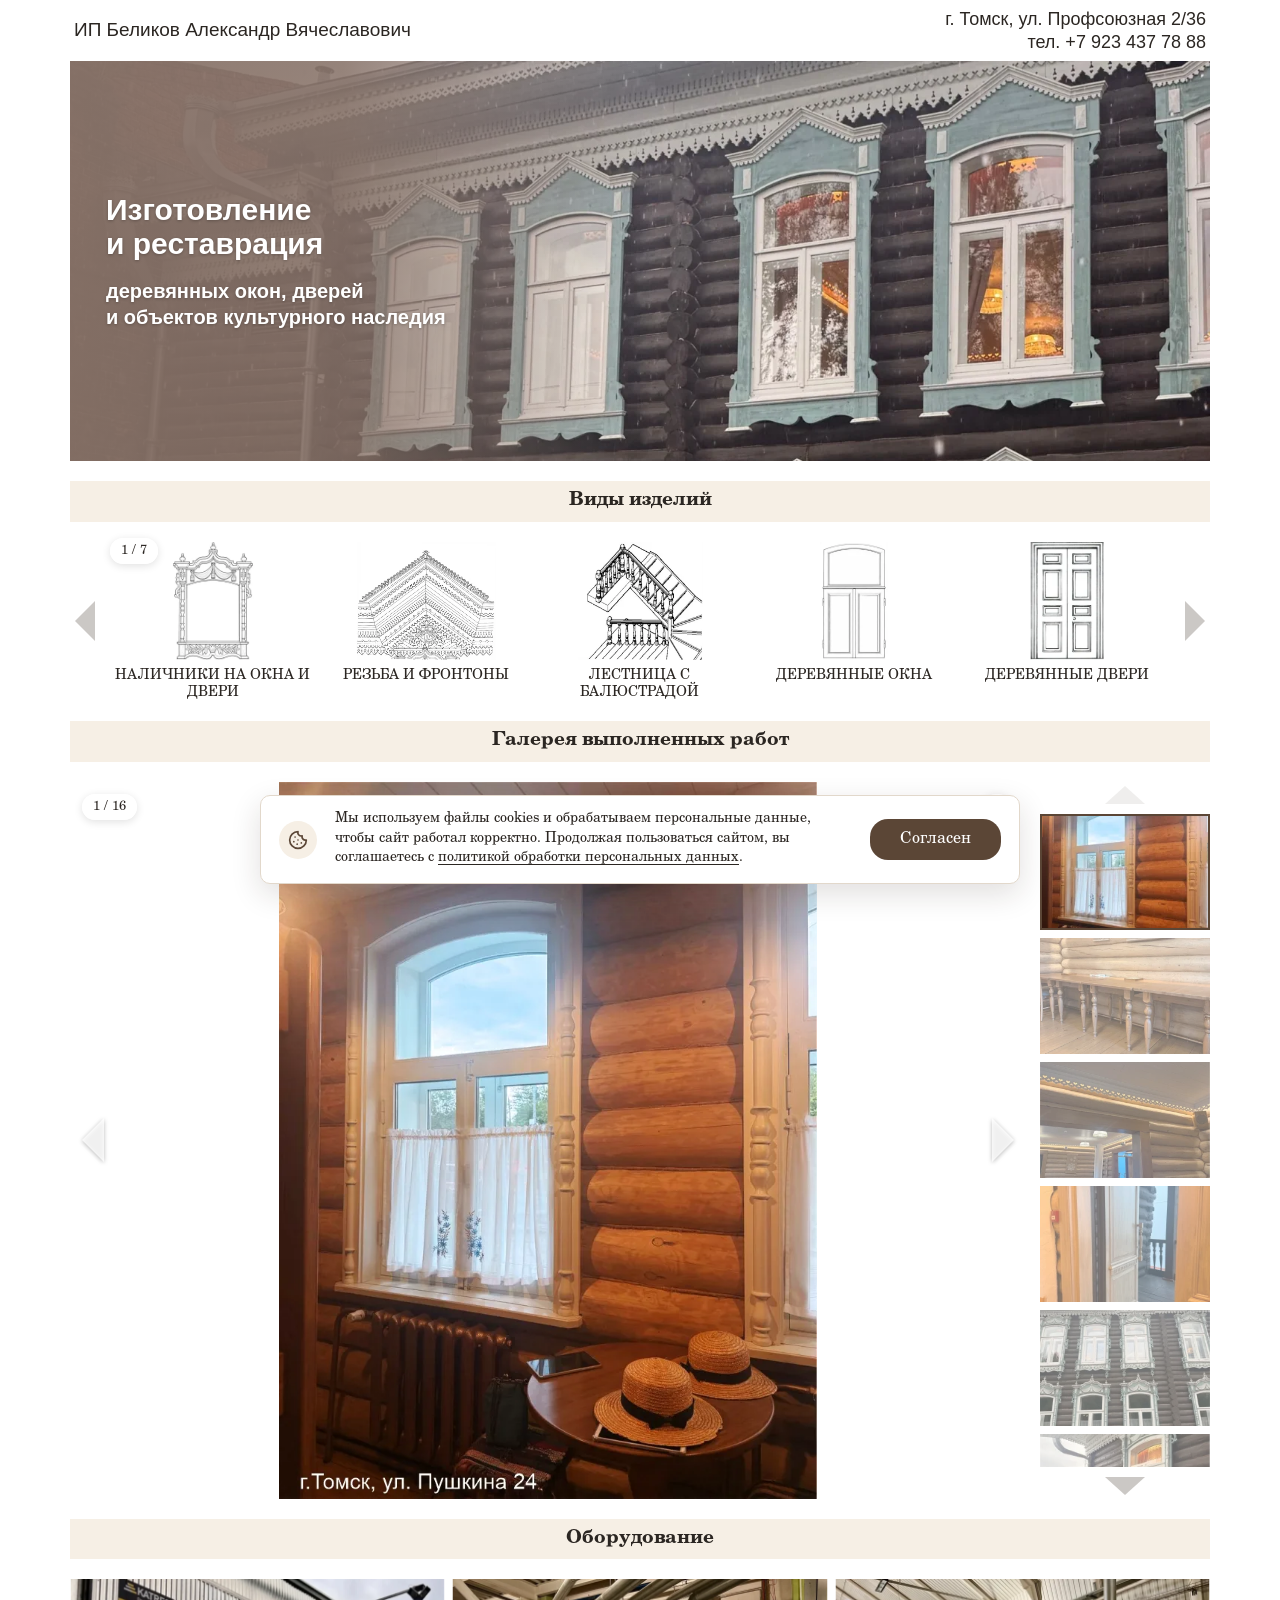
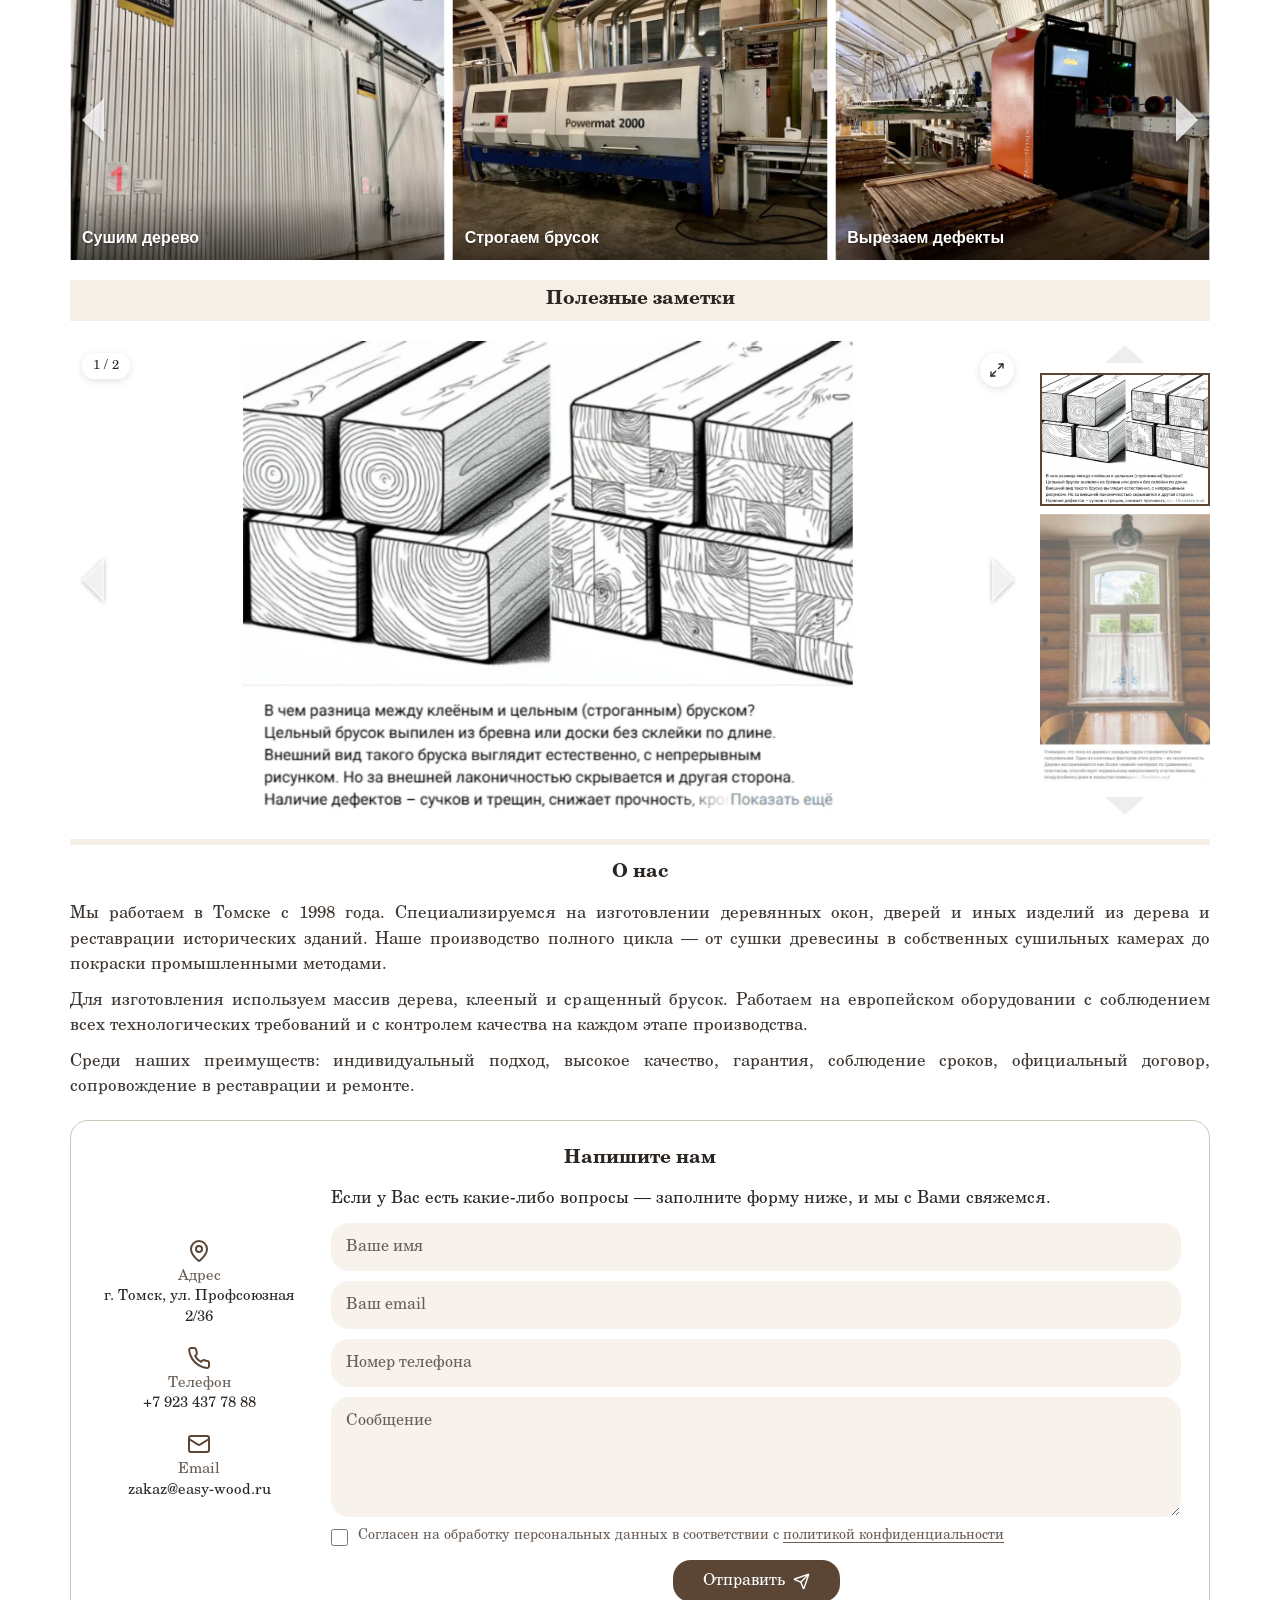
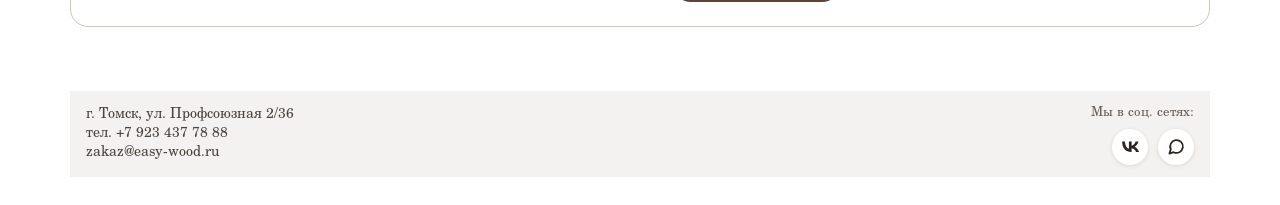
<file: index.html>
<!doctype html>
<html lang="ru-RU">
<head>
	<meta charset="UTF-8">
	<meta name="viewport" content="width=device-width, initial-scale=1">
	<meta name="format-detection" content="telephone=no">
	<title>Деревянные окна, двери и реставрация в Томске · ИП Беликов</title>
<meta name='robots' content='max-image-preview:large' />
<link rel="preload" href="./wp-content/themes/ip-belikov/assets/fonts/C059-Roman.woff2" as="font" type="font/woff2" crossorigin>
<link rel="preload" href="./wp-content/themes/ip-belikov/assets/fonts/C059-Bold.woff2" as="font" type="font/woff2" crossorigin>
<link rel="preload" as="image" href="./wp-content/uploads/2026/10/hero.webp" imagesrcset="./wp-content/uploads/2026/10/hero.webp 2000w, ./wp-content/uploads/2026/10/hero-300x109.webp 300w, ./wp-content/uploads/2026/10/hero-1024x373.webp 1024w, ./wp-content/uploads/2026/10/hero-768x280.webp 768w, ./wp-content/uploads/2026/10/hero-1536x560.webp 1536w" imagesizes="(max-width: 1172px) 100vw, 1140px" fetchpriority="high">
<link rel="preload" href="./wp-content/themes/ip-belikov/assets/css/base/normalize.css" as="style">
<link rel="preload" href="./wp-content/themes/ip-belikov/assets/css/base/variables.css" as="style">
<link rel="preload" href="./wp-content/themes/ip-belikov/assets/css/base/fonts.css" as="style">
<link rel="preload" href="./wp-content/themes/ip-belikov/assets/css/base/base.css" as="style">
<link rel="preload" href="./wp-content/themes/ip-belikov/assets/css/components/icons.css" as="style">
<link rel="preload" href="./wp-content/themes/ip-belikov/assets/css/components/buttons.css" as="style">
<link rel="preload" href="./wp-content/themes/ip-belikov/assets/css/components/counter.css" as="style">
<link rel="preload" href="./wp-content/themes/ip-belikov/assets/css/components/slider.css" as="style">
<link rel="preload" href="./wp-content/themes/ip-belikov/assets/css/components/stage.css" as="style">
<link rel="preload" href="./wp-content/themes/ip-belikov/assets/css/components/dialogs.css" as="style">
<link rel="preload" href="./wp-content/themes/ip-belikov/assets/css/blocks/hero.css" as="style">
<link rel="preload" href="./wp-content/themes/ip-belikov/assets/css/blocks/section.css" as="style">
<link rel="preload" href="./wp-content/themes/ip-belikov/assets/css/blocks/products.css" as="style">
<link rel="preload" href="./wp-content/themes/ip-belikov/assets/css/blocks/works.css" as="style">
<link rel="preload" href="./wp-content/themes/ip-belikov/assets/css/blocks/equipment.css" as="style">
<link rel="preload" href="./wp-content/themes/ip-belikov/assets/css/blocks/notes.css" as="style">
<link rel="preload" href="./wp-content/themes/ip-belikov/assets/css/blocks/about.css" as="style">
<link rel="preload" href="./wp-content/themes/ip-belikov/assets/css/blocks/contact.css" as="style">
<link rel="preload" href="./wp-content/themes/ip-belikov/assets/css/blocks/footer.css" as="style">
<link rel="preload" href="./wp-content/themes/ip-belikov/assets/css/blocks/cookie.css" as="style">
<link rel="preload" href="./wp-content/themes/ip-belikov/assets/css/pages/policy.css" as="style">
<link rel="modulepreload" href="./wp-content/themes/ip-belikov/assets/js/blocks/cookie.js">
<link rel="modulepreload" href="./wp-content/themes/ip-belikov/assets/js/blocks/equipment.js">
<link rel="modulepreload" href="./wp-content/themes/ip-belikov/assets/js/blocks/lead-form.js">
<link rel="modulepreload" href="./wp-content/themes/ip-belikov/assets/js/blocks/notes.js">
<link rel="modulepreload" href="./wp-content/themes/ip-belikov/assets/js/blocks/products.js">
<link rel="modulepreload" href="./wp-content/themes/ip-belikov/assets/js/blocks/works.js">
<link rel="modulepreload" href="./wp-content/themes/ip-belikov/assets/js/components/gallery.js">
<link rel="modulepreload" href="./wp-content/themes/ip-belikov/assets/js/components/lightbox.js">
<link rel="modulepreload" href="./wp-content/themes/ip-belikov/assets/js/components/loop-slider.js">
<link rel="modulepreload" href="./wp-content/themes/ip-belikov/assets/js/components/policy-dialog.js">
<link rel="modulepreload" href="./wp-content/themes/ip-belikov/assets/js/components/stage.js">
<link rel="modulepreload" href="./wp-content/themes/ip-belikov/assets/js/utils/dom.js">
<link rel="modulepreload" href="./wp-content/themes/ip-belikov/assets/js/utils/gestures.js">
<link rel="modulepreload" href="./wp-content/themes/ip-belikov/assets/js/utils/icons.js">
<link rel="modulepreload" href="./wp-content/themes/ip-belikov/assets/js/utils/motion.js">
<style id="wp-img-auto-sizes-contain-inline-css">
img:is([sizes=auto i],[sizes^="auto," i]){contain-intrinsic-size:3000px 1500px}
/*# sourceURL=wp-img-auto-sizes-contain-inline-css */
</style>
<style id="wp-emoji-styles-inline-css">

	img.wp-smiley, img.emoji {
		display: inline !important;
		border: none !important;
		box-shadow: none !important;
		height: 1em !important;
		width: 1em !important;
		margin: 0 0.07em !important;
		vertical-align: -0.1em !important;
		background: none !important;
		padding: 0 !important;
	}
/*# sourceURL=wp-emoji-styles-inline-css */
</style>
<style id="wp-block-library-inline-css">
:root{--wp-block-synced-color:#7a00df;--wp-block-synced-color--rgb:122,0,223;--wp-bound-block-color:var(--wp-block-synced-color);--wp-editor-canvas-background:#ddd;--wp-admin-theme-color:#007cba;--wp-admin-theme-color--rgb:0,124,186;--wp-admin-theme-color-darker-10:#006ba1;--wp-admin-theme-color-darker-10--rgb:0,107,160.5;--wp-admin-theme-color-darker-20:#005a87;--wp-admin-theme-color-darker-20--rgb:0,90,135;--wp-admin-border-width-focus:2px}@media (min-resolution:192dpi){:root{--wp-admin-border-width-focus:1.5px}}.wp-element-button{cursor:pointer}:root .has-very-light-gray-background-color{background-color:#eee}:root .has-very-dark-gray-background-color{background-color:#313131}:root .has-very-light-gray-color{color:#eee}:root .has-very-dark-gray-color{color:#313131}:root .has-vivid-green-cyan-to-vivid-cyan-blue-gradient-background{background:linear-gradient(135deg,#00d084,#0693e3)}:root .has-purple-crush-gradient-background{background:linear-gradient(135deg,#34e2e4,#4721fb 50%,#ab1dfe)}:root .has-hazy-dawn-gradient-background{background:linear-gradient(135deg,#faaca8,#dad0ec)}:root .has-subdued-olive-gradient-background{background:linear-gradient(135deg,#fafae1,#67a671)}:root .has-atomic-cream-gradient-background{background:linear-gradient(135deg,#fdd79a,#004a59)}:root .has-nightshade-gradient-background{background:linear-gradient(135deg,#330968,#31cdcf)}:root .has-midnight-gradient-background{background:linear-gradient(135deg,#020381,#2874fc)}:root{--wp--preset--font-size--normal:16px;--wp--preset--font-size--huge:42px}.has-regular-font-size{font-size:1em}.has-larger-font-size{font-size:2.625em}.has-normal-font-size{font-size:var(--wp--preset--font-size--normal)}.has-huge-font-size{font-size:var(--wp--preset--font-size--huge)}:root .has-text-align-center{text-align:center}:root .has-text-align-left{text-align:left}:root .has-text-align-right{text-align:right}.has-fit-text{white-space:nowrap!important}#end-resizable-editor-section{display:none}.aligncenter{clear:both}.items-justified-left{justify-content:flex-start}.items-justified-center{justify-content:center}.items-justified-right{justify-content:flex-end}.items-justified-space-between{justify-content:space-between}.screen-reader-text{word-wrap:normal!important;border:0;clip-path:inset(50%);height:1px;margin:-1px;overflow:hidden;padding:0;position:absolute;width:1px;word-break:normal!important}.screen-reader-text:focus{background-color:#ddd;clip-path:none;color:#444;display:block;font-size:1em;height:auto;left:5px;line-height:normal;padding:15px 23px 14px;text-decoration:none;top:5px;width:auto;z-index:100000}html :where(.has-border-color){border-style:solid}html :where([style^=border-color],[style*=";border-color"],[style*="; border-color"]){border-style:solid}html :where([style^=border-top-color],[style*=";border-top-color"],[style*="; border-top-color"]){border-top-style:solid}html :where([style^=border-right-color],[style*=";border-right-color"],[style*="; border-right-color"]){border-right-style:solid}html :where([style^=border-bottom-color],[style*=";border-bottom-color"],[style*="; border-bottom-color"]){border-bottom-style:solid}html :where([style^=border-left-color],[style*=";border-left-color"],[style*="; border-left-color"]){border-left-style:solid}html :where([style^=border-width],[style*=";border-width"],[style*="; border-width"]){border-style:solid}html :where([style^=border-top-width],[style*=";border-top-width"],[style*="; border-top-width"]){border-top-style:solid}html :where([style^=border-right-width],[style*=";border-right-width"],[style*="; border-right-width"]){border-right-style:solid}html :where([style^=border-bottom-width],[style*=";border-bottom-width"],[style*="; border-bottom-width"]){border-bottom-style:solid}html :where([style^=border-left-width],[style*=";border-left-width"],[style*="; border-left-width"]){border-left-style:solid}html :where(img[class*=wp-image-]){height:auto;max-width:100%}:where(figure){margin:0 0 1em}html :where(.is-position-sticky){--wp-admin--admin-bar--position-offset:var(--wp-admin--admin-bar--height,0px)}@media screen and (max-width:600px){html :where(.is-position-sticky){--wp-admin--admin-bar--position-offset:0px}}

/*# sourceURL=/wp-includes/css/dist/block-library/common.min.css */
</style>
<style id="classic-theme-styles-inline-css">
/*! This file is auto-generated */
.wp-block-button__link{color:#fff;background-color:#32373c;border-radius:9999px;box-shadow:none;text-decoration:none;padding:calc(.667em + 2px) calc(1.333em + 2px);font-size:1.125em}.wp-block-file__button{background:#32373c;color:#fff;text-decoration:none}
/*# sourceURL=/wp-includes/css/classic-themes.min.css */
</style>

<style id="global-styles-inline-css">
:root{--wp--preset--aspect-ratio--square: 1;--wp--preset--aspect-ratio--4-3: 4/3;--wp--preset--aspect-ratio--3-4: 3/4;--wp--preset--aspect-ratio--3-2: 3/2;--wp--preset--aspect-ratio--2-3: 2/3;--wp--preset--aspect-ratio--16-9: 16/9;--wp--preset--aspect-ratio--9-16: 9/16;--wp--preset--color--black: #000000;--wp--preset--color--cyan-bluish-gray: #abb8c3;--wp--preset--color--white: #ffffff;--wp--preset--color--pale-pink: #f78da7;--wp--preset--color--vivid-red: #cf2e2e;--wp--preset--color--luminous-vivid-orange: #ff6900;--wp--preset--color--luminous-vivid-amber: #fcb900;--wp--preset--color--light-green-cyan: #7bdcb5;--wp--preset--color--vivid-green-cyan: #00d084;--wp--preset--color--pale-cyan-blue: #8ed1fc;--wp--preset--color--vivid-cyan-blue: #0693e3;--wp--preset--color--vivid-purple: #9b51e0;--wp--preset--gradient--vivid-cyan-blue-to-vivid-purple: linear-gradient(135deg,rgb(6,147,227) 0%,rgb(155,81,224) 100%);--wp--preset--gradient--light-green-cyan-to-vivid-green-cyan: linear-gradient(135deg,rgb(122,220,180) 0%,rgb(0,208,130) 100%);--wp--preset--gradient--luminous-vivid-amber-to-luminous-vivid-orange: linear-gradient(135deg,rgb(252,185,0) 0%,rgb(255,105,0) 100%);--wp--preset--gradient--luminous-vivid-orange-to-vivid-red: linear-gradient(135deg,rgb(255,105,0) 0%,rgb(207,46,46) 100%);--wp--preset--gradient--very-light-gray-to-cyan-bluish-gray: linear-gradient(135deg,rgb(238,238,238) 0%,rgb(169,184,195) 100%);--wp--preset--gradient--cool-to-warm-spectrum: linear-gradient(135deg,rgb(74,234,220) 0%,rgb(151,120,209) 20%,rgb(207,42,186) 40%,rgb(238,44,130) 60%,rgb(251,105,98) 80%,rgb(254,248,76) 100%);--wp--preset--gradient--blush-light-purple: linear-gradient(135deg,rgb(255,206,236) 0%,rgb(152,150,240) 100%);--wp--preset--gradient--blush-bordeaux: linear-gradient(135deg,rgb(254,205,165) 0%,rgb(254,45,45) 50%,rgb(107,0,62) 100%);--wp--preset--gradient--luminous-dusk: linear-gradient(135deg,rgb(255,203,112) 0%,rgb(199,81,192) 50%,rgb(65,88,208) 100%);--wp--preset--gradient--pale-ocean: linear-gradient(135deg,rgb(255,245,203) 0%,rgb(182,227,212) 50%,rgb(51,167,181) 100%);--wp--preset--gradient--electric-grass: linear-gradient(135deg,rgb(202,248,128) 0%,rgb(113,206,126) 100%);--wp--preset--gradient--midnight: linear-gradient(135deg,rgb(2,3,129) 0%,rgb(40,116,252) 100%);--wp--preset--font-size--small: 13px;--wp--preset--font-size--medium: 20px;--wp--preset--font-size--large: 36px;--wp--preset--font-size--x-large: 42px;--wp--preset--spacing--20: 0.44rem;--wp--preset--spacing--30: 0.67rem;--wp--preset--spacing--40: 1rem;--wp--preset--spacing--50: 1.5rem;--wp--preset--spacing--60: 2.25rem;--wp--preset--spacing--70: 3.38rem;--wp--preset--spacing--80: 5.06rem;--wp--preset--shadow--natural: 6px 6px 9px rgba(0, 0, 0, 0.2);--wp--preset--shadow--deep: 12px 12px 50px rgba(0, 0, 0, 0.4);--wp--preset--shadow--sharp: 6px 6px 0px rgba(0, 0, 0, 0.2);--wp--preset--shadow--outlined: 6px 6px 0px -3px rgb(255, 255, 255), 6px 6px rgb(0, 0, 0);--wp--preset--shadow--crisp: 6px 6px 0px rgb(0, 0, 0);}.wp-block-button{--wp--preset--dimension--25: 25%;--wp--preset--dimension--50: 50%;--wp--preset--dimension--75: 75%;--wp--preset--dimension--100: 100%;}:where(body) { margin: 0; }:where(.is-layout-flex){gap: 0.5em;}:where(.is-layout-grid){gap: 0.5em;}body .is-layout-flex{display: flex;}.is-layout-flex{flex-wrap: wrap;align-items: center;}.is-layout-flex > :is(*, div){margin: 0;}body .is-layout-grid{display: grid;}.is-layout-grid > :is(*, div){margin: 0;}body{padding-top: 0px;padding-right: 0px;padding-bottom: 0px;padding-left: 0px;}:root :where(.wp-element-button, .wp-block-button__link){background-color: #32373c;border-width: 0;color: #fff;font-family: inherit;font-size: inherit;font-style: inherit;font-weight: inherit;letter-spacing: inherit;line-height: inherit;padding-top: calc(0.667em + 2px);padding-right: calc(1.333em + 2px);padding-bottom: calc(0.667em + 2px);padding-left: calc(1.333em + 2px);text-decoration: none;text-transform: inherit;}.has-black-color{color: var(--wp--preset--color--black) !important;}.has-cyan-bluish-gray-color{color: var(--wp--preset--color--cyan-bluish-gray) !important;}.has-white-color{color: var(--wp--preset--color--white) !important;}.has-pale-pink-color{color: var(--wp--preset--color--pale-pink) !important;}.has-vivid-red-color{color: var(--wp--preset--color--vivid-red) !important;}.has-luminous-vivid-orange-color{color: var(--wp--preset--color--luminous-vivid-orange) !important;}.has-luminous-vivid-amber-color{color: var(--wp--preset--color--luminous-vivid-amber) !important;}.has-light-green-cyan-color{color: var(--wp--preset--color--light-green-cyan) !important;}.has-vivid-green-cyan-color{color: var(--wp--preset--color--vivid-green-cyan) !important;}.has-pale-cyan-blue-color{color: var(--wp--preset--color--pale-cyan-blue) !important;}.has-vivid-cyan-blue-color{color: var(--wp--preset--color--vivid-cyan-blue) !important;}.has-vivid-purple-color{color: var(--wp--preset--color--vivid-purple) !important;}.has-black-background-color{background-color: var(--wp--preset--color--black) !important;}.has-cyan-bluish-gray-background-color{background-color: var(--wp--preset--color--cyan-bluish-gray) !important;}.has-white-background-color{background-color: var(--wp--preset--color--white) !important;}.has-pale-pink-background-color{background-color: var(--wp--preset--color--pale-pink) !important;}.has-vivid-red-background-color{background-color: var(--wp--preset--color--vivid-red) !important;}.has-luminous-vivid-orange-background-color{background-color: var(--wp--preset--color--luminous-vivid-orange) !important;}.has-luminous-vivid-amber-background-color{background-color: var(--wp--preset--color--luminous-vivid-amber) !important;}.has-light-green-cyan-background-color{background-color: var(--wp--preset--color--light-green-cyan) !important;}.has-vivid-green-cyan-background-color{background-color: var(--wp--preset--color--vivid-green-cyan) !important;}.has-pale-cyan-blue-background-color{background-color: var(--wp--preset--color--pale-cyan-blue) !important;}.has-vivid-cyan-blue-background-color{background-color: var(--wp--preset--color--vivid-cyan-blue) !important;}.has-vivid-purple-background-color{background-color: var(--wp--preset--color--vivid-purple) !important;}.has-black-border-color{border-color: var(--wp--preset--color--black) !important;}.has-cyan-bluish-gray-border-color{border-color: var(--wp--preset--color--cyan-bluish-gray) !important;}.has-white-border-color{border-color: var(--wp--preset--color--white) !important;}.has-pale-pink-border-color{border-color: var(--wp--preset--color--pale-pink) !important;}.has-vivid-red-border-color{border-color: var(--wp--preset--color--vivid-red) !important;}.has-luminous-vivid-orange-border-color{border-color: var(--wp--preset--color--luminous-vivid-orange) !important;}.has-luminous-vivid-amber-border-color{border-color: var(--wp--preset--color--luminous-vivid-amber) !important;}.has-light-green-cyan-border-color{border-color: var(--wp--preset--color--light-green-cyan) !important;}.has-vivid-green-cyan-border-color{border-color: var(--wp--preset--color--vivid-green-cyan) !important;}.has-pale-cyan-blue-border-color{border-color: var(--wp--preset--color--pale-cyan-blue) !important;}.has-vivid-cyan-blue-border-color{border-color: var(--wp--preset--color--vivid-cyan-blue) !important;}.has-vivid-purple-border-color{border-color: var(--wp--preset--color--vivid-purple) !important;}.has-vivid-cyan-blue-to-vivid-purple-gradient-background{background: var(--wp--preset--gradient--vivid-cyan-blue-to-vivid-purple) !important;}.has-light-green-cyan-to-vivid-green-cyan-gradient-background{background: var(--wp--preset--gradient--light-green-cyan-to-vivid-green-cyan) !important;}.has-luminous-vivid-amber-to-luminous-vivid-orange-gradient-background{background: var(--wp--preset--gradient--luminous-vivid-amber-to-luminous-vivid-orange) !important;}.has-luminous-vivid-orange-to-vivid-red-gradient-background{background: var(--wp--preset--gradient--luminous-vivid-orange-to-vivid-red) !important;}.has-very-light-gray-to-cyan-bluish-gray-gradient-background{background: var(--wp--preset--gradient--very-light-gray-to-cyan-bluish-gray) !important;}.has-cool-to-warm-spectrum-gradient-background{background: var(--wp--preset--gradient--cool-to-warm-spectrum) !important;}.has-blush-light-purple-gradient-background{background: var(--wp--preset--gradient--blush-light-purple) !important;}.has-blush-bordeaux-gradient-background{background: var(--wp--preset--gradient--blush-bordeaux) !important;}.has-luminous-dusk-gradient-background{background: var(--wp--preset--gradient--luminous-dusk) !important;}.has-pale-ocean-gradient-background{background: var(--wp--preset--gradient--pale-ocean) !important;}.has-electric-grass-gradient-background{background: var(--wp--preset--gradient--electric-grass) !important;}.has-midnight-gradient-background{background: var(--wp--preset--gradient--midnight) !important;}.has-small-font-size{font-size: var(--wp--preset--font-size--small) !important;}.has-medium-font-size{font-size: var(--wp--preset--font-size--medium) !important;}.has-large-font-size{font-size: var(--wp--preset--font-size--large) !important;}.has-x-large-font-size{font-size: var(--wp--preset--font-size--x-large) !important;}
/*# sourceURL=global-styles-inline-css */
</style>

<link rel='stylesheet' id='ip-belikov-css' href='./wp-content/themes/ip-belikov/assets/css/main.css?ver=1792773480' media='all' />
<link rel="https://api.w.org/" href="./wp-json/" /><link rel="EditURI" type="application/rsd+xml" title="RSD" href="./xmlrpc.php?rsd" />
<meta name="generator" content="WordPress 7.1.3" />
<link rel="canonical" href="https://arcode-one.github.io/IP-Belikov/">
<meta name="description" content="Изготовление деревянных окон, дверей, наличников и реставрация объектов культурного наследия в Томске с 1998 года.">
<meta property="og:type" content="website">
<meta property="og:locale" content="ru_RU">
<meta property="og:site_name" content="ИП Беликов А. В.">
<meta property="og:title" content="Деревянные окна, двери и реставрация в Томске">
<meta property="og:description" content="Изготовление деревянных окон, дверей, наличников и реставрация объектов культурного наследия в Томске с 1998 года.">
<meta property="og:url" content="https://arcode-one.github.io/IP-Belikov/">
<meta property="og:image" content="https://arcode-one.github.io/IP-Belikov/wp-content/themes/ip-belikov/assets/img/og/og-image.jpg">
<meta property="og:image:width" content="1200">
<meta property="og:image:height" content="630">
<meta property="og:image:alt" content="Фасад деревянного дома в Томске с резными наличниками и белыми окнами">
<meta name="twitter:card" content="summary_large_image">
<script type="application/ld+json">{"@context":"https://schema.org","@type":"HomeAndConstructionBusiness","name":"ИП Беликов Александр Вячеславович","description":"Изготовление деревянных окон, дверей, наличников и реставрация объектов культурного наследия","url":"https://arcode-one.github.io/IP-Belikov/","image":"https://arcode-one.github.io/IP-Belikov/wp-content/themes/ip-belikov/assets/img/og/og-image.jpg","logo":"https://arcode-one.github.io/IP-Belikov/wp-content/themes/ip-belikov/assets/favicon/icon-512.png","telephone":"+7-923-437-78-88","email":"zakaz@easy-wood.ru","foundingDate":"1998","sameAs":["https://vk.ru/belikov_70","https://max.ru/u/f9LHodD0cOJBZn1jFNjC21VRcTMfF4meoePWZ_4RlE5FCegSaMcdsqHrvuk"],"address":{"@type":"PostalAddress","streetAddress":"ул. Профсоюзная, 2/36","addressLocality":"Томск","addressRegion":"Томская область","addressCountry":"RU"},"areaServed":{"@type":"City","name":"Томск"}}</script>
<link rel="icon" href="./wp-content/themes/ip-belikov/favicon.ico" sizes="32x32">
<link rel="icon" href="./wp-content/themes/ip-belikov/assets/favicon/favicon.svg" type="image/svg+xml">
<link rel="apple-touch-icon" href="./wp-content/themes/ip-belikov/assets/favicon/apple-touch-icon.png">
<meta name="theme-color" content="#5b4636">
</head>
<body class="home blog wp-theme-ip-belikov">
<a class="skip-link" href="#main">Перейти к содержимому</a>
<div class="container">
<header class="hero">
	<div class="hero__bar">
		<p class="hero__brand">ИП Беликов Александр Вячеславович</p>
		<div class="hero__contacts">
							<span>г. Томск, ул. Профсоюзная 2/36</span>							<a href="tel:+79234377888">тел. +7 923 437 78 88</a>					</div>
	</div>
	<div class="hero__image">
		<img width="2000" height="729" src="./wp-content/uploads/2026/10/hero.webp" class="attachment-full size-full" alt="Фасад деревянного дома в Томске с резными наличниками и белыми окнами" loading="eager" decoding="async" fetchpriority="high" sizes="(max-width: 1172px) 100vw, 1140px" srcset="./wp-content/uploads/2026/10/hero.webp 2000w, ./wp-content/uploads/2026/10/hero-300x109.webp 300w, ./wp-content/uploads/2026/10/hero-1024x373.webp 1024w, ./wp-content/uploads/2026/10/hero-768x280.webp 768w, ./wp-content/uploads/2026/10/hero-1536x560.webp 1536w" />		<h1 class="hero__title">
			<span class="hero__title-main">Изготовление<br>и реставрация</span>
			<span class="hero__title-sub">деревянных окон, дверей<br>и объектов культурного наследия</span>
		</h1>
	</div>
</header>
<main id="main">
	<section class="section" id="products" aria-labelledby="products-title">
	<h2 class="section__title" id="products-title">Виды изделий</h2>
	<div class="products slider">
		<div class="slider__viewport" tabindex="0" role="region" aria-label="Виды изделий">
			<div class="slider__track">
									<div class="products__item">
						<img width="192" height="268" src="./wp-content/uploads/2026/10/nalichniki.webp" class="products__image" alt="" loading="lazy" decoding="async" sizes="auto, (max-width: 560px) 50vw, (max-width: 860px) 34vw, 230px" />						<h2 class="products__title">Наличники на окна и двери</h2>
					</div>
									<div class="products__item">
						<img width="273" height="232" src="./wp-content/uploads/2026/10/rezba.webp" class="products__image" alt="" loading="lazy" decoding="async" sizes="auto, (max-width: 560px) 50vw, (max-width: 860px) 34vw, 230px" />						<h2 class="products__title">Резьба и фронтоны</h2>
					</div>
									<div class="products__item">
						<img width="217" height="205" src="./wp-content/uploads/2026/10/lestnica.webp" class="products__image" alt="" loading="lazy" decoding="async" sizes="auto, (max-width: 560px) 50vw, (max-width: 860px) 34vw, 230px" />						<h2 class="products__title">Лестница с балюстрадой</h2>
					</div>
									<div class="products__item">
						<img width="154" height="265" src="./wp-content/uploads/2026/10/okna.webp" class="products__image" alt="" loading="lazy" decoding="async" sizes="auto, (max-width: 560px) 50vw, (max-width: 860px) 34vw, 230px" />						<h2 class="products__title">Деревянные окна</h2>
					</div>
									<div class="products__item">
						<img width="161" height="257" src="./wp-content/uploads/2026/10/dveri.webp" class="products__image" alt="" loading="lazy" decoding="async" sizes="auto, (max-width: 560px) 50vw, (max-width: 860px) 34vw, 230px" />						<h2 class="products__title">Деревянные двери</h2>
					</div>
									<div class="products__item">
						<img width="211" height="262" src="./wp-content/uploads/2026/10/kolody.webp" class="products__image" alt="" loading="lazy" decoding="async" sizes="auto, (max-width: 560px) 50vw, (max-width: 860px) 34vw, 230px" />						<h2 class="products__title">Колоды (обсады)</h2>
					</div>
									<div class="products__item">
						<img width="242" height="211" src="./wp-content/uploads/2026/10/vagonka.webp" class="products__image" alt="" loading="lazy" decoding="async" sizes="auto, (max-width: 560px) 50vw, (max-width: 860px) 34vw, 230px" />						<h2 class="products__title">Вагонка (и др. погонаж)</h2>
					</div>
							</div>
		</div>
	</div>
</section>
<section class="section" id="works" aria-labelledby="works-title">
	<h2 class="section__title" id="works-title">Галерея выполненных работ</h2>
	<div class="works">
					<button class="side-list__thumb" type="button" aria-label="Показать фото 1" data-full="./wp-content/uploads/2026/10/work-16.webp">
				<img width="225" height="300" src="./wp-content/uploads/2026/10/work-16-225x300.webp" class="attachment-medium size-medium" alt="Деревянное окно в интерьере, Томск, ул. Пушкина, 24" loading="lazy" decoding="async" sizes="auto, 170px" srcset="./wp-content/uploads/2026/10/work-16-225x300.webp 225w, ./wp-content/uploads/2026/10/work-16.webp 721w" />			</button>
					<button class="side-list__thumb" type="button" aria-label="Показать фото 2" data-full="./wp-content/uploads/2026/10/work-15.webp">
				<img width="292" height="300" src="./wp-content/uploads/2026/10/work-15-292x300.webp" class="attachment-medium size-medium" alt="Столы с точёными ножками в интерьере, Томск, ул. Пушкина, 24" loading="lazy" decoding="async" sizes="auto, 170px" srcset="./wp-content/uploads/2026/10/work-15-292x300.webp 292w, ./wp-content/uploads/2026/10/work-15-768x788.webp 768w, ./wp-content/uploads/2026/10/work-15.webp 873w" />			</button>
					<button class="side-list__thumb" type="button" aria-label="Показать фото 3" data-full="./wp-content/uploads/2026/10/work-14.webp">
				<img width="300" height="255" src="./wp-content/uploads/2026/10/work-14-300x255.webp" class="attachment-medium size-medium" alt="Резной карниз с подсветкой в интерьере, Томск, ул. Пушкина, 24" loading="lazy" decoding="async" sizes="auto, 170px" srcset="./wp-content/uploads/2026/10/work-14-300x255.webp 300w, ./wp-content/uploads/2026/10/work-14-1024x871.webp 1024w, ./wp-content/uploads/2026/10/work-14-768x653.webp 768w, ./wp-content/uploads/2026/10/work-14.webp 1129w" />			</button>
					<button class="side-list__thumb" type="button" aria-label="Показать фото 4" data-full="./wp-content/uploads/2026/10/work-13.webp">
				<img width="225" height="300" src="./wp-content/uploads/2026/10/work-13-225x300.webp" class="attachment-medium size-medium" alt="Деревянная межкомнатная дверь, Томск, ул. Пушкина, 24" loading="lazy" decoding="async" sizes="auto, 170px" srcset="./wp-content/uploads/2026/10/work-13-225x300.webp 225w, ./wp-content/uploads/2026/10/work-13.webp 730w" />			</button>
					<button class="side-list__thumb" type="button" aria-label="Показать фото 5" data-full="./wp-content/uploads/2026/10/work-12.webp">
				<img width="246" height="300" src="./wp-content/uploads/2026/10/work-12-246x300.webp" class="attachment-medium size-medium" alt="Резные наличники на фасаде, Томск, ул. Пушкина, 24" loading="lazy" decoding="async" sizes="auto, 170px" srcset="./wp-content/uploads/2026/10/work-12-246x300.webp 246w, ./wp-content/uploads/2026/10/work-12.webp 755w" />			</button>
					<button class="side-list__thumb" type="button" aria-label="Показать фото 6" data-full="./wp-content/uploads/2026/10/work-11.webp">
				<img width="225" height="300" src="./wp-content/uploads/2026/10/work-11-225x300.webp" class="attachment-medium size-medium" alt="Наличник и балкон с точёными балясинами, Томск, ул. Пушкина, 24" loading="lazy" decoding="async" sizes="auto, 170px" srcset="./wp-content/uploads/2026/10/work-11-225x300.webp 225w, ./wp-content/uploads/2026/10/work-11.webp 695w" />			</button>
					<button class="side-list__thumb" type="button" aria-label="Показать фото 7" data-full="./wp-content/uploads/2026/10/work-10.webp">
				<img width="300" height="225" src="./wp-content/uploads/2026/10/work-10-300x225.webp" class="attachment-medium size-medium" alt="Наличник и деревянная входная дверь, Томск, ул. Пушкина, 24" loading="lazy" decoding="async" sizes="auto, 170px" srcset="./wp-content/uploads/2026/10/work-10-300x225.webp 300w, ./wp-content/uploads/2026/10/work-10-1024x768.webp 1024w, ./wp-content/uploads/2026/10/work-10-768x576.webp 768w, ./wp-content/uploads/2026/10/work-10.webp 1186w" />			</button>
					<button class="side-list__thumb" type="button" aria-label="Показать фото 8" data-full="./wp-content/uploads/2026/10/work-09.webp">
				<img width="300" height="289" src="./wp-content/uploads/2026/10/work-09-300x289.webp" class="attachment-medium size-medium" alt="Фасад бревенчатого дома с наличниками, Томск, ул. Пушкина, 24" loading="lazy" decoding="async" sizes="auto, 170px" srcset="./wp-content/uploads/2026/10/work-09-300x289.webp 300w, ./wp-content/uploads/2026/10/work-09-768x740.webp 768w, ./wp-content/uploads/2026/10/work-09.webp 960w" />			</button>
					<button class="side-list__thumb" type="button" aria-label="Показать фото 9" data-full="./wp-content/uploads/2026/10/work-08.webp">
				<img width="227" height="300" src="./wp-content/uploads/2026/10/work-08-227x300.webp" class="attachment-medium size-medium" alt="Резной наличник и деревянное окно, Томск, пер. Кустарный, 4" loading="lazy" decoding="async" sizes="auto, 170px" srcset="./wp-content/uploads/2026/10/work-08-227x300.webp 227w, ./wp-content/uploads/2026/10/work-08-773x1024.webp 773w, ./wp-content/uploads/2026/10/work-08-768x1017.webp 768w, ./wp-content/uploads/2026/10/work-08.webp 852w" />			</button>
					<button class="side-list__thumb" type="button" aria-label="Показать фото 10" data-full="./wp-content/uploads/2026/10/work-07.webp">
				<img width="300" height="260" src="./wp-content/uploads/2026/10/work-07-300x260.webp" class="attachment-medium size-medium" alt="Фасад с наличниками и резным карнизом, Томск, пер. Кустарный, 4" loading="lazy" decoding="async" sizes="auto, 170px" srcset="./wp-content/uploads/2026/10/work-07-300x260.webp 300w, ./wp-content/uploads/2026/10/work-07-768x666.webp 768w, ./wp-content/uploads/2026/10/work-07.webp 960w" />			</button>
					<button class="side-list__thumb" type="button" aria-label="Показать фото 11" data-full="./wp-content/uploads/2026/10/work-06.webp">
				<img width="300" height="229" src="./wp-content/uploads/2026/10/work-06-300x229.webp" class="attachment-medium size-medium" alt="Наружная лестница с резным декором, Томск, пер. Кустарный, 4" loading="lazy" decoding="async" sizes="auto, 170px" srcset="./wp-content/uploads/2026/10/work-06-300x229.webp 300w, ./wp-content/uploads/2026/10/work-06-1024x783.webp 1024w, ./wp-content/uploads/2026/10/work-06-768x587.webp 768w, ./wp-content/uploads/2026/10/work-06.webp 1255w" />			</button>
					<button class="side-list__thumb" type="button" aria-label="Показать фото 12" data-full="./wp-content/uploads/2026/10/work-05.webp">
				<img width="300" height="215" src="./wp-content/uploads/2026/10/work-05-300x215.webp" class="attachment-medium size-medium" alt="Отреставрированный фасад с наличниками, Томск, пер. Кустарный, 4" loading="lazy" decoding="async" sizes="auto, 170px" srcset="./wp-content/uploads/2026/10/work-05-300x215.webp 300w, ./wp-content/uploads/2026/10/work-05-768x551.webp 768w, ./wp-content/uploads/2026/10/work-05.webp 852w" />			</button>
					<button class="side-list__thumb" type="button" aria-label="Показать фото 13" data-full="./wp-content/uploads/2026/10/work-04.webp">
				<img width="300" height="235" src="./wp-content/uploads/2026/10/work-04-300x235.webp" class="attachment-medium size-medium" alt="Резной наличник на окно, Томск, ул. Красноармейская, 12а" loading="lazy" decoding="async" sizes="auto, 170px" srcset="./wp-content/uploads/2026/10/work-04-300x235.webp 300w, ./wp-content/uploads/2026/10/work-04-768x602.webp 768w, ./wp-content/uploads/2026/10/work-04.webp 912w" />			</button>
					<button class="side-list__thumb" type="button" aria-label="Показать фото 14" data-full="./wp-content/uploads/2026/10/work-03.webp">
				<img width="291" height="300" src="./wp-content/uploads/2026/10/work-03-291x300.webp" class="attachment-medium size-medium" alt="Фасад с резными наличниками после реставрации, Томск, ул. Красноармейская, 12а" loading="lazy" decoding="async" sizes="auto, 170px" srcset="./wp-content/uploads/2026/10/work-03-291x300.webp 291w, ./wp-content/uploads/2026/10/work-03-768x792.webp 768w, ./wp-content/uploads/2026/10/work-03.webp 960w" />			</button>
					<button class="side-list__thumb" type="button" aria-label="Показать фото 15" data-full="./wp-content/uploads/2026/10/work-02.webp">
				<img width="225" height="300" src="./wp-content/uploads/2026/10/work-02-225x300.webp" class="attachment-medium size-medium" alt="Резной фронтон и наличники, Томск, ул. Красноармейская, 12а" loading="lazy" decoding="async" sizes="auto, 170px" srcset="./wp-content/uploads/2026/10/work-02-225x300.webp 225w, ./wp-content/uploads/2026/10/work-02-768x1024.webp 768w, ./wp-content/uploads/2026/10/work-02.webp 960w" />			</button>
					<button class="side-list__thumb" type="button" aria-label="Показать фото 16" data-full="./wp-content/uploads/2026/10/work-01.webp">
				<img width="300" height="224" src="./wp-content/uploads/2026/10/work-01-300x224.webp" class="attachment-medium size-medium" alt="Фасад деревянного дома с резными наличниками и фронтонами, Томск, ул. Красноармейская, 12а" loading="lazy" decoding="async" sizes="auto, 170px" srcset="./wp-content/uploads/2026/10/work-01-300x224.webp 300w, ./wp-content/uploads/2026/10/work-01-768x573.webp 768w, ./wp-content/uploads/2026/10/work-01.webp 924w" />			</button>
			</div>
</section>
<section class="section" id="equipment" aria-labelledby="equipment-title">
	<h2 class="section__title" id="equipment-title">Оборудование</h2>
	<div class="equipment slider">
		<div class="slider__viewport" tabindex="0" role="region" aria-label="Оборудование">
			<div class="slider__track">
									<button class="equipment__item" type="button" aria-label="Увеличить фото 1" aria-haspopup="dialog" data-index="0" data-full="./wp-content/uploads/2026/10/equipment-01-1365x1536.webp">
						<img width="768" height="864" src="./wp-content/uploads/2026/10/equipment-01-768x864.webp" class="attachment-medium_large size-medium_large" alt="Сушильные камеры KATRES для камерной сушки древесины" loading="lazy" decoding="async" sizes="auto, (max-width: 560px) 100vw, (max-width: 860px) 50vw, 380px" srcset="./wp-content/uploads/2026/10/equipment-01-768x864.webp 768w, ./wp-content/uploads/2026/10/equipment-01-267x300.webp 267w, ./wp-content/uploads/2026/10/equipment-01-910x1024.webp 910w, ./wp-content/uploads/2026/10/equipment-01-1365x1536.webp 1365w, ./wp-content/uploads/2026/10/equipment-01.webp 1422w" />						<span class="equipment__zoom"><span class="icon icon--maximize" aria-hidden="true"></span></span>
													<span class="equipment__caption">Сушим дерево</span>
											</button>
									<button class="equipment__item" type="button" aria-label="Увеличить фото 2" aria-haspopup="dialog" data-index="1" data-full="./wp-content/uploads/2026/10/equipment-02-1536x1152.webp">
						<img width="768" height="576" src="./wp-content/uploads/2026/10/equipment-02-768x576.webp" class="attachment-medium_large size-medium_large" alt="Четырёхсторонний строгальный станок Weinig Powermat 2000" loading="lazy" decoding="async" sizes="auto, (max-width: 560px) 100vw, (max-width: 860px) 50vw, 380px" srcset="./wp-content/uploads/2026/10/equipment-02-768x576.webp 768w, ./wp-content/uploads/2026/10/equipment-02-300x225.webp 300w, ./wp-content/uploads/2026/10/equipment-02-1024x768.webp 1024w, ./wp-content/uploads/2026/10/equipment-02-1536x1152.webp 1536w, ./wp-content/uploads/2026/10/equipment-02.webp 1600w" />						<span class="equipment__zoom"><span class="icon icon--maximize" aria-hidden="true"></span></span>
													<span class="equipment__caption">Строгаем брусок</span>
											</button>
									<button class="equipment__item" type="button" aria-label="Увеличить фото 3" aria-haspopup="dialog" data-index="2" data-full="./wp-content/uploads/2026/10/equipment-03-1536x1152.webp">
						<img width="768" height="576" src="./wp-content/uploads/2026/10/equipment-03-768x576.webp" class="attachment-medium_large size-medium_large" alt="Сканер для контроля качества и оптимизации древесины" loading="lazy" decoding="async" sizes="auto, (max-width: 560px) 100vw, (max-width: 860px) 50vw, 380px" srcset="./wp-content/uploads/2026/10/equipment-03-768x576.webp 768w, ./wp-content/uploads/2026/10/equipment-03-300x225.webp 300w, ./wp-content/uploads/2026/10/equipment-03-1024x768.webp 1024w, ./wp-content/uploads/2026/10/equipment-03-1536x1152.webp 1536w, ./wp-content/uploads/2026/10/equipment-03.webp 1600w" />						<span class="equipment__zoom"><span class="icon icon--maximize" aria-hidden="true"></span></span>
													<span class="equipment__caption">Вырезаем дефекты</span>
											</button>
									<button class="equipment__item" type="button" aria-label="Увеличить фото 4" aria-haspopup="dialog" data-index="3" data-full="./wp-content/uploads/2026/10/equipment-04-1536x1152.webp">
						<img width="768" height="576" src="./wp-content/uploads/2026/10/equipment-04-768x576.webp" class="attachment-medium_large size-medium_large" alt="Линия сращивания бруска GreCon" loading="lazy" decoding="async" sizes="auto, (max-width: 560px) 100vw, (max-width: 860px) 50vw, 380px" srcset="./wp-content/uploads/2026/10/equipment-04-768x576.webp 768w, ./wp-content/uploads/2026/10/equipment-04-300x225.webp 300w, ./wp-content/uploads/2026/10/equipment-04-1024x768.webp 1024w, ./wp-content/uploads/2026/10/equipment-04-1536x1152.webp 1536w, ./wp-content/uploads/2026/10/equipment-04.webp 1600w" />						<span class="equipment__zoom"><span class="icon icon--maximize" aria-hidden="true"></span></span>
													<span class="equipment__caption">Сращиваем брусок</span>
											</button>
									<button class="equipment__item" type="button" aria-label="Увеличить фото 5" aria-haspopup="dialog" data-index="4" data-full="./wp-content/uploads/2026/10/equipment-05-1536x1152.webp">
						<img width="768" height="576" src="./wp-content/uploads/2026/10/equipment-05-768x576.webp" class="attachment-medium_large size-medium_large" alt="Пресс ProfiPress 4500 для склейки бруса" loading="lazy" decoding="async" sizes="auto, (max-width: 560px) 100vw, (max-width: 860px) 50vw, 380px" srcset="./wp-content/uploads/2026/10/equipment-05-768x576.webp 768w, ./wp-content/uploads/2026/10/equipment-05-300x225.webp 300w, ./wp-content/uploads/2026/10/equipment-05-1024x768.webp 1024w, ./wp-content/uploads/2026/10/equipment-05-1536x1152.webp 1536w, ./wp-content/uploads/2026/10/equipment-05.webp 1600w" />						<span class="equipment__zoom"><span class="icon icon--maximize" aria-hidden="true"></span></span>
													<span class="equipment__caption">Склеиваем брус</span>
											</button>
									<button class="equipment__item" type="button" aria-label="Увеличить фото 6" aria-haspopup="dialog" data-index="5" data-full="./wp-content/uploads/2026/10/equipment-06-1536x1152.webp">
						<img width="768" height="576" src="./wp-content/uploads/2026/10/equipment-06-768x576.webp" class="attachment-medium_large size-medium_large" alt="Обрабатывающий центр с ЧПУ для изготовления окон" loading="lazy" decoding="async" sizes="auto, (max-width: 560px) 100vw, (max-width: 860px) 50vw, 380px" srcset="./wp-content/uploads/2026/10/equipment-06-768x576.webp 768w, ./wp-content/uploads/2026/10/equipment-06-300x225.webp 300w, ./wp-content/uploads/2026/10/equipment-06-1024x768.webp 1024w, ./wp-content/uploads/2026/10/equipment-06-1536x1152.webp 1536w, ./wp-content/uploads/2026/10/equipment-06.webp 1600w" />						<span class="equipment__zoom"><span class="icon icon--maximize" aria-hidden="true"></span></span>
													<span class="equipment__caption">Изготавливаем окна</span>
											</button>
									<button class="equipment__item" type="button" aria-label="Увеличить фото 7" aria-haspopup="dialog" data-index="6" data-full="./wp-content/uploads/2026/10/equipment-07-1152x1536.webp">
						<img width="768" height="1024" src="./wp-content/uploads/2026/10/equipment-07-768x1024.webp" class="attachment-medium_large size-medium_large" alt="Обрабатывающий центр с ЧПУ Format-4" loading="lazy" decoding="async" sizes="auto, (max-width: 560px) 100vw, (max-width: 860px) 50vw, 380px" srcset="./wp-content/uploads/2026/10/equipment-07-768x1024.webp 768w, ./wp-content/uploads/2026/10/equipment-07-225x300.webp 225w, ./wp-content/uploads/2026/10/equipment-07-1152x1536.webp 1152w, ./wp-content/uploads/2026/10/equipment-07.webp 1200w" />						<span class="equipment__zoom"><span class="icon icon--maximize" aria-hidden="true"></span></span>
													<span class="equipment__caption">Обрабатываем детали</span>
											</button>
									<button class="equipment__item" type="button" aria-label="Увеличить фото 8" aria-haspopup="dialog" data-index="7" data-full="./wp-content/uploads/2026/10/equipment-08-1536x1152.webp">
						<img width="768" height="576" src="./wp-content/uploads/2026/10/equipment-08-768x576.webp" class="attachment-medium_large size-medium_large" alt="Линия покраски Makor" loading="lazy" decoding="async" sizes="auto, (max-width: 560px) 100vw, (max-width: 860px) 50vw, 380px" srcset="./wp-content/uploads/2026/10/equipment-08-768x576.webp 768w, ./wp-content/uploads/2026/10/equipment-08-300x225.webp 300w, ./wp-content/uploads/2026/10/equipment-08-1024x768.webp 1024w, ./wp-content/uploads/2026/10/equipment-08-1536x1152.webp 1536w, ./wp-content/uploads/2026/10/equipment-08.webp 1600w" />						<span class="equipment__zoom"><span class="icon icon--maximize" aria-hidden="true"></span></span>
													<span class="equipment__caption">Красим изделия</span>
											</button>
							</div>
		</div>
	</div>
</section>
<section class="section" id="notes" aria-labelledby="notes-title">
	<h2 class="section__title" id="notes-title">Полезные заметки</h2>
	<div class="notes">
					<button class="side-list__thumb" type="button" aria-label="Показать фото 1" data-full="./wp-content/uploads/2026/10/kleeny-brusok-1536x1204.webp">
				<img width="300" height="235" src="./wp-content/uploads/2026/10/kleeny-brusok-300x235.webp" class="attachment-medium size-medium" alt="В чём разница между клеёным и цельным (строганным) бруском: цельный брусок выпилен из бревна или доски без склейки по длине" loading="lazy" decoding="async" sizes="auto, 170px" srcset="./wp-content/uploads/2026/10/kleeny-brusok-300x235.webp 300w, ./wp-content/uploads/2026/10/kleeny-brusok-1024x803.webp 1024w, ./wp-content/uploads/2026/10/kleeny-brusok-768x602.webp 768w, ./wp-content/uploads/2026/10/kleeny-brusok-1536x1204.webp 1536w, ./wp-content/uploads/2026/10/kleeny-brusok.webp 1600w" />			</button>
					<button class="side-list__thumb" type="button" aria-label="Показать фото 2" data-full="./wp-content/uploads/2026/10/okna-ekologichnost.webp">
				<img width="190" height="300" src="./wp-content/uploads/2026/10/okna-ekologichnost-190x300.webp" class="attachment-medium size-medium" alt="Деревянное окно в бревенчатом доме: окна из дерева становятся популярнее благодаря экологичности и естественному воздухообмену" loading="lazy" decoding="async" sizes="auto, 170px" srcset="./wp-content/uploads/2026/10/okna-ekologichnost-190x300.webp 190w, ./wp-content/uploads/2026/10/okna-ekologichnost-648x1024.webp 648w, ./wp-content/uploads/2026/10/okna-ekologichnost-768x1214.webp 768w, ./wp-content/uploads/2026/10/okna-ekologichnost.webp 949w" />			</button>
			</div>
</section>
<section class="about" id="about" aria-labelledby="about-title">
	<h2 class="about__title" id="about-title">О нас</h2>
	<div class="about__text">
					<p class="about__paragraph">Мы работаем в Томске с 1998 года. Специализируемся на изготовлении деревянных окон, дверей и иных изделий из дерева и реставрации исторических зданий. Наше производство полного цикла — от сушки древесины в собственных сушильных камерах до покраски промышленными методами.</p>
					<p class="about__paragraph">Для изготовления используем массив дерева, клееный и сращенный брусок. Работаем на европейском оборудовании с соблюдением всех технологических требований и с контролем качества на каждом этапе производства.</p>
					<p class="about__paragraph">Среди наших преимуществ: индивидуальный подход, высокое качество, гарантия, соблюдение сроков, официальный договор, сопровождение в реставрации и ремонте.</p>
			</div>
</section>
<section class="contact" id="contact" aria-labelledby="contact-title">
	<div class="contact__box">
		<h2 class="contact__title" id="contact-title">Напишите нам</h2>
		<div class="contact__layout">
			<ul class="contact__list">
									<li class="contact__item">
						<span class="icon icon--map-pin contact__icon" aria-hidden="true"></span>						<span class="contact__label">Адрес</span>
						<span>г. Томск, ул. Профсоюзная 2/36</span>					</li>
									<li class="contact__item">
						<span class="icon icon--phone contact__icon" aria-hidden="true"></span>						<span class="contact__label">Телефон</span>
						<a href="tel:+79234377888">+7 923 437 78 88</a>					</li>
									<li class="contact__item">
						<span class="icon icon--mail contact__icon" aria-hidden="true"></span>						<span class="contact__label">Email</span>
						<a href="mailto:zakaz@easy-wood.ru">zakaz@easy-wood.ru</a>					</li>
							</ul>
			<p class="contact__lead">Если у Вас есть какие-либо вопросы — заполните форму ниже, и мы с Вами свяжемся.</p>
			<form class="lead-form" novalidate data-phone="+7 923 437 78 88" data-success="Спасибо! Сообщение отправлено, мы скоро свяжемся с вами.">
				<!-- Поля и низ формы — отдельные строки сетки: контакты слева встают по центру полей -->
				<div class="lead-form__fields">
					<label class="lead-form__field">
						<span class="sr-only">Имя</span>
						<input class="lead-form__input" name="name" type="text" autocomplete="name" maxlength="100" placeholder="Ваше имя" required>
					</label>
					<label class="lead-form__field">
						<span class="sr-only">Email</span>
						<input class="lead-form__input" name="email" type="email" autocomplete="email" maxlength="120" placeholder="Ваш email">
					</label>
					<label class="lead-form__field">
						<span class="sr-only">Номер телефона</span>
						<input class="lead-form__input" name="phone" type="tel" autocomplete="tel" inputmode="tel" maxlength="20" placeholder="Номер телефона">
					</label>
					<label class="lead-form__field">
						<span class="sr-only">Сообщение</span>
						<textarea class="lead-form__input lead-form__input--textarea" name="message" rows="4" maxlength="2000" placeholder="Сообщение"></textarea>
					</label>
					<!-- Ловушка для ботов: люди это поле не видят -->
					<label class="lead-form__hp" aria-hidden="true">Сайт <input name="website" type="text" tabindex="-1" autocomplete="off"></label>
				</div>
				<div class="lead-form__actions">
					<label class="lead-form__consent">
						<input class="lead-form__checkbox" name="consent" type="checkbox" required>
						<span>Согласен на обработку персональных данных в соответствии с <a href="./policy/" data-policy>политикой конфиденциальности</a></span>
					</label>
					<div class="lead-form__footer">
						<button class="button lead-form__submit" type="submit">Отправить<span class="icon icon--send" aria-hidden="true"></span></button>
						<p class="lead-form__status" role="status" aria-live="polite"></p>
					</div>
				</div>
			</form>
		</div>
	</div>
</section>
</main>
<footer class="footer">
	<div class="footer__contacts">
		<span>г. Томск, ул. Профсоюзная 2/36</span>		<a href="tel:+79234377888">тел. +7 923 437 78 88</a>		<a href="mailto:zakaz@easy-wood.ru">zakaz@easy-wood.ru</a>	</div>
	<div class="footer__social">
		<p class="footer__social-title">Мы в соц. сетях:</p>
		<nav class="footer__social-links" aria-label="Социальные сети и мессенджеры">
							<a class="social social--vk" href="https://vk.ru/belikov_70" aria-label="ВКонтакте" title="ВКонтакте" target="_blank" rel="noopener"><span class="icon icon--vk" aria-hidden="true"></span></a>
							<a class="social social--max" href="https://max.ru/u/f9LHodD0cOJBZn1jFNjC21VRcTMfF4meoePWZ_4RlE5FCegSaMcdsqHrvuk" aria-label="MAX" title="MAX" target="_blank" rel="noopener"><span class="icon icon--max" aria-hidden="true"></span></a>
					</nav>
	</div>
</footer>
</div>
<div class="cookie" role="region" aria-label="Уведомление о cookies" hidden>
	<span class="cookie__icon"><span class="icon icon--cookie" aria-hidden="true"></span></span>
	<p class="cookie__text">Мы используем файлы cookies и обрабатываем персональные данные, чтобы сайт работал корректно. Продолжая пользоваться сайтом, вы соглашаетесь с <a href="./policy/" data-policy>политикой обработки персональных данных</a>.</p>
	<button class="button cookie__button" type="button">Согласен</button>
</div>

<dialog class="policy-dialog" id="policy-dialog" aria-labelledby="policy-dialog-title">
	<button class="dialog-close" type="button" aria-label="Закрыть"><span class="icon icon--x" aria-hidden="true"></span></button>
	<div class="policy-dialog__body" tabindex="-1" autofocus></div>
</dialog>

<dialog class="lightbox" id="lightbox" aria-label="Просмотр изображения">
	<button class="dialog-close" type="button" aria-label="Закрыть просмотр"><span class="icon icon--x" aria-hidden="true"></span></button>
	<div class="lightbox__image" tabindex="-1" autofocus></div>
</dialog>
<script type="speculationrules">
{"prefetch":[{"source":"document","where":{"and":[{"href_matches":"/*"},{"not":{"href_matches":["/wp-*.php","/wp-admin/*","/wp-content/uploads/*","/wp-content/*","/wp-content/plugins/*","/wp-content/themes/ip-belikov/*","/*\\?(.+)"]}},{"not":{"selector_matches":"a[rel~=\"nofollow\"]"}},{"not":{"selector_matches":".no-prefetch, .no-prefetch a"}}]},"eagerness":"conservative"}]}
</script>
<script id="ip-belikov-js-module" src="./wp-content/themes/ip-belikov/assets/js/main.js?ver=1793006169" type="module"></script>
<script id="wp-emoji-settings" type="application/json">
{"baseUrl":"https://s.w.org/images/core/emoji/17.0.2/72x72/","ext":".png","svgUrl":"https://s.w.org/images/core/emoji/17.0.2/svg/","svgExt":".svg","source":{"concatemoji":"./wp-includes/js/wp-emoji-release.min.js?ver=7.1.3"}}
</script>
<script type="module">
/*! This file is auto-generated */
var e="script#wp-emoji-settings",t=document.querySelector(e);if(!(t instanceof HTMLScriptElement))throw new Error("Element missing: "+e);const r=JSON.parse(t.text),s=(window._wpemojiSettings=r,"wpEmojiSettingsSupports"),o=["flag","emoji"];function i(e){try{var t={supportTests:e,timestamp:(new Date).valueOf()};sessionStorage.setItem(s,JSON.stringify(t))}catch(e){}}function c(e,t,n){e.clearRect(0,0,e.canvas.width,e.canvas.height),e.fillText(t,0,0);t=new Uint32Array(e.getImageData(0,0,e.canvas.width,e.canvas.height).data);e.clearRect(0,0,e.canvas.width,e.canvas.height),e.fillText(n,0,0);const r=new Uint32Array(e.getImageData(0,0,e.canvas.width,e.canvas.height).data);return t.every((e,t)=>e===r[t])}function p(e,t){e.clearRect(0,0,e.canvas.width,e.canvas.height),e.fillText(t,0,0);var n=e.getImageData(16,16,1,1);for(let e=0;e<n.data.length;e++)if(0!==n.data[e])return!1;return!0}function u(e,t,n,r){switch(t){case"flag":return n(e,"\ud83c\udff3\ufe0f\u200d\u26a7\ufe0f","\ud83c\udff3\ufe0f\u200b\u26a7\ufe0f")?!1:!n(e,"\ud83c\udde8\ud83c\uddf6","\ud83c\udde8\u200b\ud83c\uddf6")&&!n(e,"\ud83c\udff4\udb40\udc67\udb40\udc62\udb40\udc65\udb40\udc6e\udb40\udc67\udb40\udc7f","\ud83c\udff4\u200b\udb40\udc67\u200b\udb40\udc62\u200b\udb40\udc65\u200b\udb40\udc6e\u200b\udb40\udc67\u200b\udb40\udc7f");case"emoji":return!r(e,"\ud83e\u1fac8")}return!1}function f(e,t,n,r){let a;const s=(a="undefined"!=typeof WorkerGlobalScope&&self instanceof WorkerGlobalScope?new OffscreenCanvas(300,150):document.createElement("canvas")).getContext("2d",{willReadFrequently:!0}),o=(s.textBaseline="top",s.font="600 32px Arial",{});return e.forEach(e=>{o[e]=t(s,e,n,r)}),o}function a(e){var t=document.createElement("script");t.src=e,t.defer=!0,document.head.appendChild(t)}r.supports={everything:!0,everythingExceptFlag:!0},new Promise(t=>{let n=function(){try{var e=JSON.parse(sessionStorage.getItem(s));if("object"==typeof e&&"number"==typeof e.timestamp&&(new Date).valueOf()<e.timestamp+604800&&"object"==typeof e.supportTests)return e.supportTests}catch(e){}return null}();if(!n){if("undefined"!=typeof Worker&&"undefined"!=typeof OffscreenCanvas&&"undefined"!=typeof URL&&URL.createObjectURL&&"undefined"!=typeof Blob)try{var e="postMessage("+f.toString()+"("+[JSON.stringify(o),u.toString(),c.toString(),p.toString()].join(",")+"));",r=new Blob([e],{type:"text/javascript"});const a=new Worker(URL.createObjectURL(r),{name:"wpTestEmojiSupports"});return void(a.onmessage=e=>{i(n=e.data),a.terminate(),t(n)})}catch(e){}i(n=f(o,u,c,p))}t(n)}).then(e=>{for(const n in e)r.supports[n]=e[n],r.supports.everything=r.supports.everything&&r.supports[n],"flag"!==n&&(r.supports.everythingExceptFlag=r.supports.everythingExceptFlag&&r.supports[n]);var t;r.supports.everythingExceptFlag=r.supports.everythingExceptFlag&&!r.supports.flag,r.supports.everything||((t=r.source||{}).concatemoji?a(t.concatemoji):t.wpemoji&&t.twemoji&&(a(t.twemoji),a(t.wpemoji)))});
//# sourceURL=./wp-includes/js/wp-emoji-loader.min.js
</script>
</body>
</html>
</file>
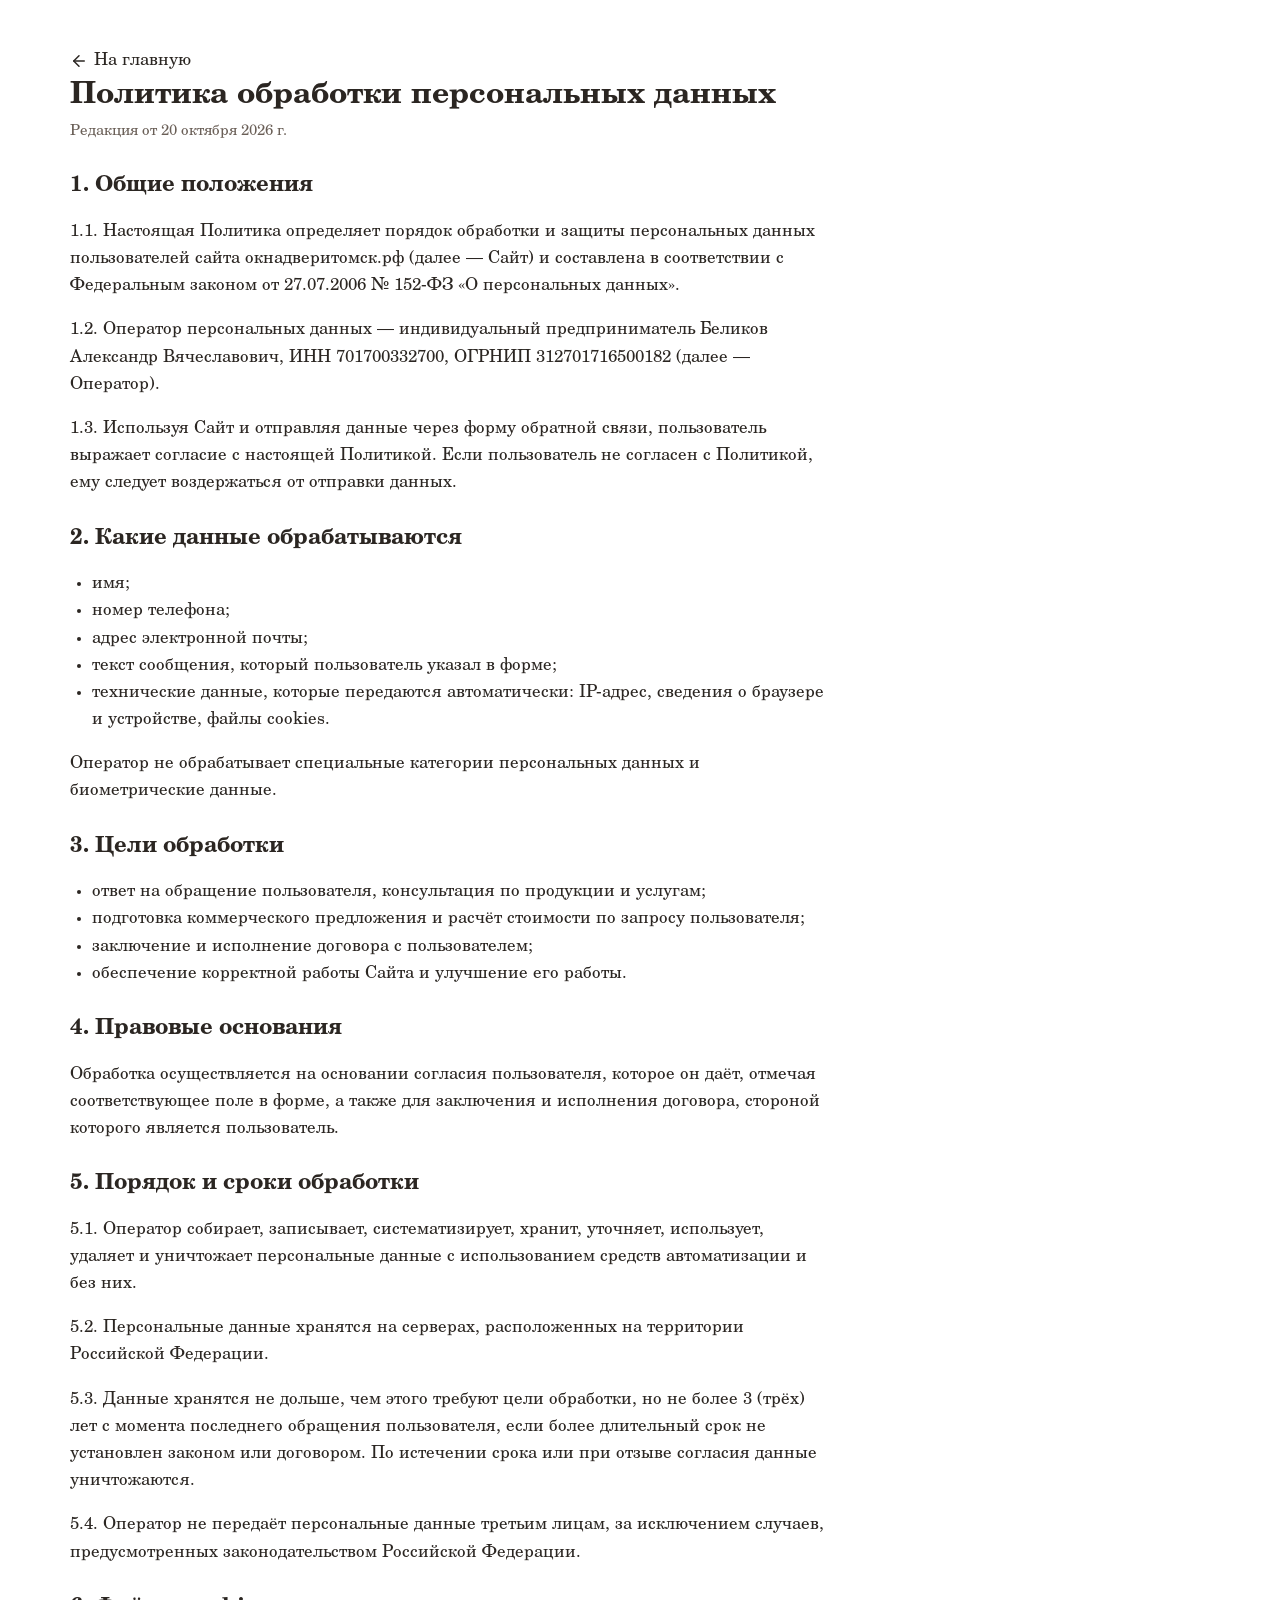
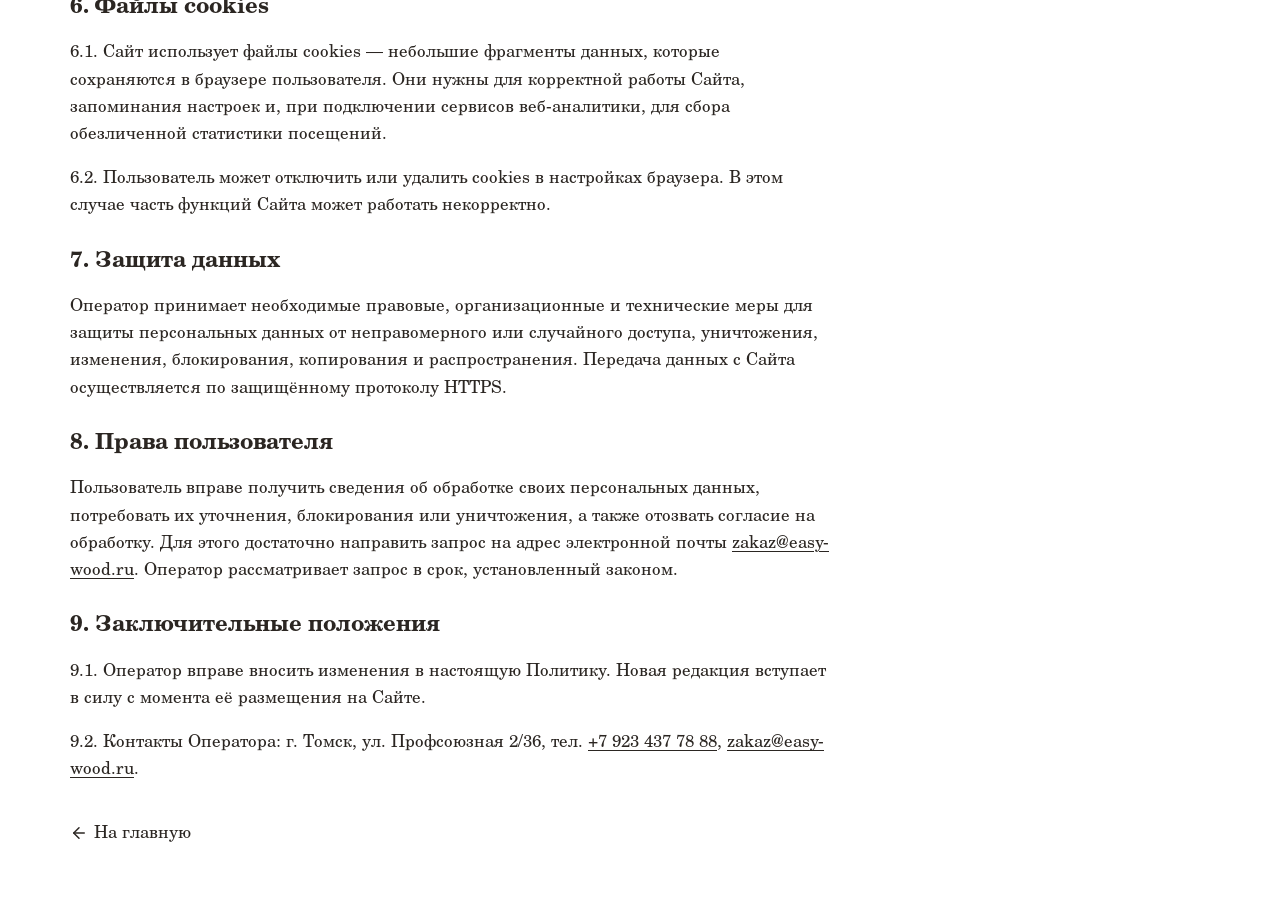
<file: policy/index.html>
<!doctype html>
<html lang="ru-RU">
<head>
	<meta charset="UTF-8">
	<meta name="viewport" content="width=device-width, initial-scale=1">
	<meta name="format-detection" content="telephone=no">
	<title>Политика обработки персональных данных &#8212; IP-Belikov</title>
<meta name='robots' content='max-image-preview:large, noindex' />
<link rel="alternate" type="application/rss+xml" title="IP-Belikov &raquo; Лента комментариев к &laquo;Политика обработки персональных данных&raquo;" href="../policy/feed/" />
<link rel="alternate" title="oEmbed (JSON)" type="application/json+oembed" href="../wp-json/oembed/1.0/embed?url=http%3A%2F%2Flocalhost%3A10065%2Fpolicy%2F" />
<link rel="alternate" title="oEmbed (XML)" type="text/xml+oembed" href="../wp-json/oembed/1.0/embed?url=http%3A%2F%2Flocalhost%3A10065%2Fpolicy%2F&#038;format=xml" />
<style id="wp-img-auto-sizes-contain-inline-css">
img:is([sizes=auto i],[sizes^="auto," i]){contain-intrinsic-size:3000px 1500px}
/*# sourceURL=wp-img-auto-sizes-contain-inline-css */
</style>
<style id="wp-emoji-styles-inline-css">

	img.wp-smiley, img.emoji {
		display: inline !important;
		border: none !important;
		box-shadow: none !important;
		height: 1em !important;
		width: 1em !important;
		margin: 0 0.07em !important;
		vertical-align: -0.1em !important;
		background: none !important;
		padding: 0 !important;
	}
/*# sourceURL=wp-emoji-styles-inline-css */
</style>
<style id="wp-block-library-inline-css">
:root{--wp-block-synced-color:#7a00df;--wp-block-synced-color--rgb:122,0,223;--wp-bound-block-color:var(--wp-block-synced-color);--wp-editor-canvas-background:#ddd;--wp-admin-theme-color:#007cba;--wp-admin-theme-color--rgb:0,124,186;--wp-admin-theme-color-darker-10:#006ba1;--wp-admin-theme-color-darker-10--rgb:0,107,160.5;--wp-admin-theme-color-darker-20:#005a87;--wp-admin-theme-color-darker-20--rgb:0,90,135;--wp-admin-border-width-focus:2px}@media (min-resolution:192dpi){:root{--wp-admin-border-width-focus:1.5px}}.wp-element-button{cursor:pointer}:root .has-very-light-gray-background-color{background-color:#eee}:root .has-very-dark-gray-background-color{background-color:#313131}:root .has-very-light-gray-color{color:#eee}:root .has-very-dark-gray-color{color:#313131}:root .has-vivid-green-cyan-to-vivid-cyan-blue-gradient-background{background:linear-gradient(135deg,#00d084,#0693e3)}:root .has-purple-crush-gradient-background{background:linear-gradient(135deg,#34e2e4,#4721fb 50%,#ab1dfe)}:root .has-hazy-dawn-gradient-background{background:linear-gradient(135deg,#faaca8,#dad0ec)}:root .has-subdued-olive-gradient-background{background:linear-gradient(135deg,#fafae1,#67a671)}:root .has-atomic-cream-gradient-background{background:linear-gradient(135deg,#fdd79a,#004a59)}:root .has-nightshade-gradient-background{background:linear-gradient(135deg,#330968,#31cdcf)}:root .has-midnight-gradient-background{background:linear-gradient(135deg,#020381,#2874fc)}:root{--wp--preset--font-size--normal:16px;--wp--preset--font-size--huge:42px}.has-regular-font-size{font-size:1em}.has-larger-font-size{font-size:2.625em}.has-normal-font-size{font-size:var(--wp--preset--font-size--normal)}.has-huge-font-size{font-size:var(--wp--preset--font-size--huge)}:root .has-text-align-center{text-align:center}:root .has-text-align-left{text-align:left}:root .has-text-align-right{text-align:right}.has-fit-text{white-space:nowrap!important}#end-resizable-editor-section{display:none}.aligncenter{clear:both}.items-justified-left{justify-content:flex-start}.items-justified-center{justify-content:center}.items-justified-right{justify-content:flex-end}.items-justified-space-between{justify-content:space-between}.screen-reader-text{word-wrap:normal!important;border:0;clip-path:inset(50%);height:1px;margin:-1px;overflow:hidden;padding:0;position:absolute;width:1px;word-break:normal!important}.screen-reader-text:focus{background-color:#ddd;clip-path:none;color:#444;display:block;font-size:1em;height:auto;left:5px;line-height:normal;padding:15px 23px 14px;text-decoration:none;top:5px;width:auto;z-index:100000}html :where(.has-border-color){border-style:solid}html :where([style^=border-color],[style*=";border-color"],[style*="; border-color"]){border-style:solid}html :where([style^=border-top-color],[style*=";border-top-color"],[style*="; border-top-color"]){border-top-style:solid}html :where([style^=border-right-color],[style*=";border-right-color"],[style*="; border-right-color"]){border-right-style:solid}html :where([style^=border-bottom-color],[style*=";border-bottom-color"],[style*="; border-bottom-color"]){border-bottom-style:solid}html :where([style^=border-left-color],[style*=";border-left-color"],[style*="; border-left-color"]){border-left-style:solid}html :where([style^=border-width],[style*=";border-width"],[style*="; border-width"]){border-style:solid}html :where([style^=border-top-width],[style*=";border-top-width"],[style*="; border-top-width"]){border-top-style:solid}html :where([style^=border-right-width],[style*=";border-right-width"],[style*="; border-right-width"]){border-right-style:solid}html :where([style^=border-bottom-width],[style*=";border-bottom-width"],[style*="; border-bottom-width"]){border-bottom-style:solid}html :where([style^=border-left-width],[style*=";border-left-width"],[style*="; border-left-width"]){border-left-style:solid}html :where(img[class*=wp-image-]){height:auto;max-width:100%}:where(figure){margin:0 0 1em}html :where(.is-position-sticky){--wp-admin--admin-bar--position-offset:var(--wp-admin--admin-bar--height,0px)}@media screen and (max-width:600px){html :where(.is-position-sticky){--wp-admin--admin-bar--position-offset:0px}}

/*# sourceURL=/wp-includes/css/dist/block-library/common.min.css */
</style>
<style id="wp-block-heading-inline-css">
h1:where(.wp-block-heading).has-background,h2:where(.wp-block-heading).has-background,h3:where(.wp-block-heading).has-background,h4:where(.wp-block-heading).has-background,h5:where(.wp-block-heading).has-background,h6:where(.wp-block-heading).has-background{padding:1.25em 2.375em}h1.has-text-align-left[style*=writing-mode]:where([style*=vertical-lr]),h1.has-text-align-right[style*=writing-mode]:where([style*=vertical-rl]),h2.has-text-align-left[style*=writing-mode]:where([style*=vertical-lr]),h2.has-text-align-right[style*=writing-mode]:where([style*=vertical-rl]),h3.has-text-align-left[style*=writing-mode]:where([style*=vertical-lr]),h3.has-text-align-right[style*=writing-mode]:where([style*=vertical-rl]),h4.has-text-align-left[style*=writing-mode]:where([style*=vertical-lr]),h4.has-text-align-right[style*=writing-mode]:where([style*=vertical-rl]),h5.has-text-align-left[style*=writing-mode]:where([style*=vertical-lr]),h5.has-text-align-right[style*=writing-mode]:where([style*=vertical-rl]),h6.has-text-align-left[style*=writing-mode]:where([style*=vertical-lr]),h6.has-text-align-right[style*=writing-mode]:where([style*=vertical-rl]){rotate:180deg}
/*# sourceURL=../wp-includes/blocks/heading/style.min.css */
</style>
<style id="wp-block-list-inline-css">
ol,ul{box-sizing:border-box}:root :where(.wp-block-list.has-background){padding:1.25em 2.375em}
/*# sourceURL=../wp-includes/blocks/list/style.min.css */
</style>
<style id="wp-block-paragraph-inline-css">
.is-small-text{font-size:.875em}.is-regular-text{font-size:1em}.is-large-text{font-size:2.25em}.is-larger-text{font-size:3em}.has-drop-cap:not(:focus):first-letter{float:left;font-size:8.4em;font-style:normal;font-weight:100;line-height:.68;margin:.05em .1em 0 0;text-transform:uppercase}body.rtl .has-drop-cap:not(:focus):first-letter{float:none;margin-left:.1em}p.has-drop-cap.has-background{overflow:hidden}:root :where(p.has-background){padding:1.25em 2.375em}:where(p.has-text-color:not(.has-link-color)) a{color:inherit}p.has-text-align-left[style*="writing-mode:vertical-lr"],p.has-text-align-right[style*="writing-mode:vertical-rl"]{rotate:180deg}
/*# sourceURL=../wp-includes/blocks/paragraph/style.min.css */
</style>

<style id="classic-theme-styles-inline-css">
/*! This file is auto-generated */
.wp-block-button__link{color:#fff;background-color:#32373c;border-radius:9999px;box-shadow:none;text-decoration:none;padding:calc(.667em + 2px) calc(1.333em + 2px);font-size:1.125em}.wp-block-file__button{background:#32373c;color:#fff;text-decoration:none}
/*# sourceURL=/wp-includes/css/classic-themes.min.css */
</style>

<style id="global-styles-inline-css">
:root{--wp--preset--aspect-ratio--square: 1;--wp--preset--aspect-ratio--4-3: 4/3;--wp--preset--aspect-ratio--3-4: 3/4;--wp--preset--aspect-ratio--3-2: 3/2;--wp--preset--aspect-ratio--2-3: 2/3;--wp--preset--aspect-ratio--16-9: 16/9;--wp--preset--aspect-ratio--9-16: 9/16;--wp--preset--color--black: #000000;--wp--preset--color--cyan-bluish-gray: #abb8c3;--wp--preset--color--white: #ffffff;--wp--preset--color--pale-pink: #f78da7;--wp--preset--color--vivid-red: #cf2e2e;--wp--preset--color--luminous-vivid-orange: #ff6900;--wp--preset--color--luminous-vivid-amber: #fcb900;--wp--preset--color--light-green-cyan: #7bdcb5;--wp--preset--color--vivid-green-cyan: #00d084;--wp--preset--color--pale-cyan-blue: #8ed1fc;--wp--preset--color--vivid-cyan-blue: #0693e3;--wp--preset--color--vivid-purple: #9b51e0;--wp--preset--gradient--vivid-cyan-blue-to-vivid-purple: linear-gradient(135deg,rgb(6,147,227) 0%,rgb(155,81,224) 100%);--wp--preset--gradient--light-green-cyan-to-vivid-green-cyan: linear-gradient(135deg,rgb(122,220,180) 0%,rgb(0,208,130) 100%);--wp--preset--gradient--luminous-vivid-amber-to-luminous-vivid-orange: linear-gradient(135deg,rgb(252,185,0) 0%,rgb(255,105,0) 100%);--wp--preset--gradient--luminous-vivid-orange-to-vivid-red: linear-gradient(135deg,rgb(255,105,0) 0%,rgb(207,46,46) 100%);--wp--preset--gradient--very-light-gray-to-cyan-bluish-gray: linear-gradient(135deg,rgb(238,238,238) 0%,rgb(169,184,195) 100%);--wp--preset--gradient--cool-to-warm-spectrum: linear-gradient(135deg,rgb(74,234,220) 0%,rgb(151,120,209) 20%,rgb(207,42,186) 40%,rgb(238,44,130) 60%,rgb(251,105,98) 80%,rgb(254,248,76) 100%);--wp--preset--gradient--blush-light-purple: linear-gradient(135deg,rgb(255,206,236) 0%,rgb(152,150,240) 100%);--wp--preset--gradient--blush-bordeaux: linear-gradient(135deg,rgb(254,205,165) 0%,rgb(254,45,45) 50%,rgb(107,0,62) 100%);--wp--preset--gradient--luminous-dusk: linear-gradient(135deg,rgb(255,203,112) 0%,rgb(199,81,192) 50%,rgb(65,88,208) 100%);--wp--preset--gradient--pale-ocean: linear-gradient(135deg,rgb(255,245,203) 0%,rgb(182,227,212) 50%,rgb(51,167,181) 100%);--wp--preset--gradient--electric-grass: linear-gradient(135deg,rgb(202,248,128) 0%,rgb(113,206,126) 100%);--wp--preset--gradient--midnight: linear-gradient(135deg,rgb(2,3,129) 0%,rgb(40,116,252) 100%);--wp--preset--font-size--small: 13px;--wp--preset--font-size--medium: 20px;--wp--preset--font-size--large: 36px;--wp--preset--font-size--x-large: 42px;--wp--preset--spacing--20: 0.44rem;--wp--preset--spacing--30: 0.67rem;--wp--preset--spacing--40: 1rem;--wp--preset--spacing--50: 1.5rem;--wp--preset--spacing--60: 2.25rem;--wp--preset--spacing--70: 3.38rem;--wp--preset--spacing--80: 5.06rem;--wp--preset--shadow--natural: 6px 6px 9px rgba(0, 0, 0, 0.2);--wp--preset--shadow--deep: 12px 12px 50px rgba(0, 0, 0, 0.4);--wp--preset--shadow--sharp: 6px 6px 0px rgba(0, 0, 0, 0.2);--wp--preset--shadow--outlined: 6px 6px 0px -3px rgb(255, 255, 255), 6px 6px rgb(0, 0, 0);--wp--preset--shadow--crisp: 6px 6px 0px rgb(0, 0, 0);}.wp-block-button{--wp--preset--dimension--25: 25%;--wp--preset--dimension--50: 50%;--wp--preset--dimension--75: 75%;--wp--preset--dimension--100: 100%;}:where(body) { margin: 0; }:where(.is-layout-flex){gap: 0.5em;}:where(.is-layout-grid){gap: 0.5em;}body .is-layout-flex{display: flex;}.is-layout-flex{flex-wrap: wrap;align-items: center;}.is-layout-flex > :is(*, div){margin: 0;}body .is-layout-grid{display: grid;}.is-layout-grid > :is(*, div){margin: 0;}body{padding-top: 0px;padding-right: 0px;padding-bottom: 0px;padding-left: 0px;}:root :where(.wp-element-button, .wp-block-button__link){background-color: #32373c;border-width: 0;color: #fff;font-family: inherit;font-size: inherit;font-style: inherit;font-weight: inherit;letter-spacing: inherit;line-height: inherit;padding-top: calc(0.667em + 2px);padding-right: calc(1.333em + 2px);padding-bottom: calc(0.667em + 2px);padding-left: calc(1.333em + 2px);text-decoration: none;text-transform: inherit;}.has-black-color{color: var(--wp--preset--color--black) !important;}.has-cyan-bluish-gray-color{color: var(--wp--preset--color--cyan-bluish-gray) !important;}.has-white-color{color: var(--wp--preset--color--white) !important;}.has-pale-pink-color{color: var(--wp--preset--color--pale-pink) !important;}.has-vivid-red-color{color: var(--wp--preset--color--vivid-red) !important;}.has-luminous-vivid-orange-color{color: var(--wp--preset--color--luminous-vivid-orange) !important;}.has-luminous-vivid-amber-color{color: var(--wp--preset--color--luminous-vivid-amber) !important;}.has-light-green-cyan-color{color: var(--wp--preset--color--light-green-cyan) !important;}.has-vivid-green-cyan-color{color: var(--wp--preset--color--vivid-green-cyan) !important;}.has-pale-cyan-blue-color{color: var(--wp--preset--color--pale-cyan-blue) !important;}.has-vivid-cyan-blue-color{color: var(--wp--preset--color--vivid-cyan-blue) !important;}.has-vivid-purple-color{color: var(--wp--preset--color--vivid-purple) !important;}.has-black-background-color{background-color: var(--wp--preset--color--black) !important;}.has-cyan-bluish-gray-background-color{background-color: var(--wp--preset--color--cyan-bluish-gray) !important;}.has-white-background-color{background-color: var(--wp--preset--color--white) !important;}.has-pale-pink-background-color{background-color: var(--wp--preset--color--pale-pink) !important;}.has-vivid-red-background-color{background-color: var(--wp--preset--color--vivid-red) !important;}.has-luminous-vivid-orange-background-color{background-color: var(--wp--preset--color--luminous-vivid-orange) !important;}.has-luminous-vivid-amber-background-color{background-color: var(--wp--preset--color--luminous-vivid-amber) !important;}.has-light-green-cyan-background-color{background-color: var(--wp--preset--color--light-green-cyan) !important;}.has-vivid-green-cyan-background-color{background-color: var(--wp--preset--color--vivid-green-cyan) !important;}.has-pale-cyan-blue-background-color{background-color: var(--wp--preset--color--pale-cyan-blue) !important;}.has-vivid-cyan-blue-background-color{background-color: var(--wp--preset--color--vivid-cyan-blue) !important;}.has-vivid-purple-background-color{background-color: var(--wp--preset--color--vivid-purple) !important;}.has-black-border-color{border-color: var(--wp--preset--color--black) !important;}.has-cyan-bluish-gray-border-color{border-color: var(--wp--preset--color--cyan-bluish-gray) !important;}.has-white-border-color{border-color: var(--wp--preset--color--white) !important;}.has-pale-pink-border-color{border-color: var(--wp--preset--color--pale-pink) !important;}.has-vivid-red-border-color{border-color: var(--wp--preset--color--vivid-red) !important;}.has-luminous-vivid-orange-border-color{border-color: var(--wp--preset--color--luminous-vivid-orange) !important;}.has-luminous-vivid-amber-border-color{border-color: var(--wp--preset--color--luminous-vivid-amber) !important;}.has-light-green-cyan-border-color{border-color: var(--wp--preset--color--light-green-cyan) !important;}.has-vivid-green-cyan-border-color{border-color: var(--wp--preset--color--vivid-green-cyan) !important;}.has-pale-cyan-blue-border-color{border-color: var(--wp--preset--color--pale-cyan-blue) !important;}.has-vivid-cyan-blue-border-color{border-color: var(--wp--preset--color--vivid-cyan-blue) !important;}.has-vivid-purple-border-color{border-color: var(--wp--preset--color--vivid-purple) !important;}.has-vivid-cyan-blue-to-vivid-purple-gradient-background{background: var(--wp--preset--gradient--vivid-cyan-blue-to-vivid-purple) !important;}.has-light-green-cyan-to-vivid-green-cyan-gradient-background{background: var(--wp--preset--gradient--light-green-cyan-to-vivid-green-cyan) !important;}.has-luminous-vivid-amber-to-luminous-vivid-orange-gradient-background{background: var(--wp--preset--gradient--luminous-vivid-amber-to-luminous-vivid-orange) !important;}.has-luminous-vivid-orange-to-vivid-red-gradient-background{background: var(--wp--preset--gradient--luminous-vivid-orange-to-vivid-red) !important;}.has-very-light-gray-to-cyan-bluish-gray-gradient-background{background: var(--wp--preset--gradient--very-light-gray-to-cyan-bluish-gray) !important;}.has-cool-to-warm-spectrum-gradient-background{background: var(--wp--preset--gradient--cool-to-warm-spectrum) !important;}.has-blush-light-purple-gradient-background{background: var(--wp--preset--gradient--blush-light-purple) !important;}.has-blush-bordeaux-gradient-background{background: var(--wp--preset--gradient--blush-bordeaux) !important;}.has-luminous-dusk-gradient-background{background: var(--wp--preset--gradient--luminous-dusk) !important;}.has-pale-ocean-gradient-background{background: var(--wp--preset--gradient--pale-ocean) !important;}.has-electric-grass-gradient-background{background: var(--wp--preset--gradient--electric-grass) !important;}.has-midnight-gradient-background{background: var(--wp--preset--gradient--midnight) !important;}.has-small-font-size{font-size: var(--wp--preset--font-size--small) !important;}.has-medium-font-size{font-size: var(--wp--preset--font-size--medium) !important;}.has-large-font-size{font-size: var(--wp--preset--font-size--large) !important;}.has-x-large-font-size{font-size: var(--wp--preset--font-size--x-large) !important;}
/*# sourceURL=global-styles-inline-css */
</style>

<link rel='stylesheet' id='ip-belikov-css' href='../wp-content/themes/ip-belikov/assets/css/main.css?ver=1792773480' media='all' />
<link rel="https://api.w.org/" href="../wp-json/" /><link rel="alternate" title="JSON" type="application/json" href="../wp-json/wp/v2/pages/3" /><link rel="EditURI" type="application/rsd+xml" title="RSD" href="../xmlrpc.php?rsd" />
<meta name="generator" content="WordPress 7.1.3" />
<link rel="canonical" href="https://arcode-one.github.io/IP-Belikov/policy/" />
<link rel='shortlink' href='../?p=3' />
<link rel="icon" href="../wp-content/themes/ip-belikov/favicon.ico" sizes="32x32">
<link rel="icon" href="../wp-content/themes/ip-belikov/assets/favicon/favicon.svg" type="image/svg+xml">
<link rel="apple-touch-icon" href="../wp-content/themes/ip-belikov/assets/favicon/apple-touch-icon.png">
<meta name="theme-color" content="#5b4636">
</head>
<body class="privacy-policy wp-singular page-template-default page page-id-3 wp-theme-ip-belikov">
<a class="skip-link" href="#main">Перейти к содержимому</a>
<div class="container">
<main id="main">
			<article class="policy policy--page">
			<a class="policy__back" href="../"><span class="icon icon--arrow-left" aria-hidden="true"></span>На главную</a>
			<h1 class="policy__title">Политика обработки персональных данных</h1>
			<div class="policy__content">
				
<p class="policy__meta wp-block-paragraph">Редакция от 20 октября 2026 г.</p>



<h2 class="wp-block-heading">1. Общие положения</h2>



<p class="wp-block-paragraph">1.1. Настоящая Политика определяет порядок обработки и защиты персональных данных пользователей сайта окнадверитомск.рф (далее — Сайт) и составлена в соответствии с Федеральным законом от 27.07.2006 № 152-ФЗ «О персональных данных».</p>



<p class="wp-block-paragraph">1.2. Оператор персональных данных — индивидуальный предприниматель Беликов Александр Вячеславович, ИНН 701700332700, ОГРНИП 312701716500182 (далее — Оператор).</p>



<p class="wp-block-paragraph">1.3. Используя Сайт и отправляя данные через форму обратной связи, пользователь выражает согласие с настоящей Политикой. Если пользователь не согласен с Политикой, ему следует воздержаться от отправки данных.</p>



<h2 class="wp-block-heading">2. Какие данные обрабатываются</h2>



<ul class="wp-block-list">
<li>имя;</li>


<li>номер телефона;</li>


<li>адрес электронной почты;</li>


<li>текст сообщения, который пользователь указал в форме;</li>


<li>технические данные, которые передаются автоматически: IP-адрес, сведения о браузере и устройстве, файлы cookies.</li>
</ul>



<p class="wp-block-paragraph">Оператор не обрабатывает специальные категории персональных данных и биометрические данные.</p>



<h2 class="wp-block-heading">3. Цели обработки</h2>



<ul class="wp-block-list">
<li>ответ на обращение пользователя, консультация по продукции и услугам;</li>


<li>подготовка коммерческого предложения и расчёт стоимости по запросу пользователя;</li>


<li>заключение и исполнение договора с пользователем;</li>


<li>обеспечение корректной работы Сайта и улучшение его работы.</li>
</ul>



<h2 class="wp-block-heading">4. Правовые основания</h2>



<p class="wp-block-paragraph">Обработка осуществляется на основании согласия пользователя, которое он даёт, отмечая соответствующее поле в форме, а также для заключения и исполнения договора, стороной которого является пользователь.</p>



<h2 class="wp-block-heading">5. Порядок и сроки обработки</h2>



<p class="wp-block-paragraph">5.1. Оператор собирает, записывает, систематизирует, хранит, уточняет, использует, удаляет и уничтожает персональные данные с использованием средств автоматизации и без них.</p>



<p class="wp-block-paragraph">5.2. Персональные данные хранятся на серверах, расположенных на территории Российской Федерации.</p>



<p class="wp-block-paragraph">5.3. Данные хранятся не дольше, чем этого требуют цели обработки, но не более 3 (трёх) лет с момента последнего обращения пользователя, если более длительный срок не установлен законом или договором. По истечении срока или при отзыве согласия данные уничтожаются.</p>



<p class="wp-block-paragraph">5.4. Оператор не передаёт персональные данные третьим лицам, за исключением случаев, предусмотренных законодательством Российской Федерации.</p>



<h2 class="wp-block-heading">6. Файлы cookies</h2>



<p class="wp-block-paragraph">6.1. Сайт использует файлы cookies — небольшие фрагменты данных, которые сохраняются в браузере пользователя. Они нужны для корректной работы Сайта, запоминания настроек и, при подключении сервисов веб-аналитики, для сбора обезличенной статистики посещений.</p>



<p class="wp-block-paragraph">6.2. Пользователь может отключить или удалить cookies в настройках браузера. В этом случае часть функций Сайта может работать некорректно.</p>



<h2 class="wp-block-heading">7. Защита данных</h2>



<p class="wp-block-paragraph">Оператор принимает необходимые правовые, организационные и технические меры для защиты персональных данных от неправомерного или случайного доступа, уничтожения, изменения, блокирования, копирования и распространения. Передача данных с Сайта осуществляется по защищённому протоколу HTTPS.</p>



<h2 class="wp-block-heading">8. Права пользователя</h2>



<p class="wp-block-paragraph">Пользователь вправе получить сведения об обработке своих персональных данных, потребовать их уточнения, блокирования или уничтожения, а также отозвать согласие на обработку. Для этого достаточно направить запрос на адрес электронной почты <a href="mailto:zakaz@easy-wood.ru">zakaz@easy-wood.ru</a>. Оператор рассматривает запрос в срок, установленный законом.</p>



<h2 class="wp-block-heading">9. Заключительные положения</h2>



<p class="wp-block-paragraph">9.1. Оператор вправе вносить изменения в настоящую Политику. Новая редакция вступает в силу с момента её размещения на Сайте.</p>



<p class="wp-block-paragraph">9.2. Контакты Оператора: г. Томск, ул. Профсоюзная 2/36, тел. <a href="tel:+79234377888">+7 923 437 78 88</a>, <a href="mailto:zakaz@easy-wood.ru">zakaz@easy-wood.ru</a>.</p>
			</div>
			<a class="policy__back" href="../"><span class="icon icon--arrow-left" aria-hidden="true"></span>На главную</a>
		</article>
	</main>
</div>
<script type="speculationrules">
{"prefetch":[{"source":"document","where":{"and":[{"href_matches":"/*"},{"not":{"href_matches":["/wp-*.php","/wp-admin/*","/wp-content/uploads/*","/wp-content/*","/wp-content/plugins/*","/wp-content/themes/ip-belikov/*","/*\\?(.+)"]}},{"not":{"selector_matches":"a[rel~=\"nofollow\"]"}},{"not":{"selector_matches":".no-prefetch, .no-prefetch a"}}]},"eagerness":"conservative"}]}
</script>
<script id="wp-emoji-settings" type="application/json">
{"baseUrl":"https://s.w.org/images/core/emoji/17.0.2/72x72/","ext":".png","svgUrl":"https://s.w.org/images/core/emoji/17.0.2/svg/","svgExt":".svg","source":{"concatemoji":"../wp-includes/js/wp-emoji-release.min.js?ver=7.1.3"}}
</script>
<script type="module">
/*! This file is auto-generated */
var e="script#wp-emoji-settings",t=document.querySelector(e);if(!(t instanceof HTMLScriptElement))throw new Error("Element missing: "+e);const r=JSON.parse(t.text),s=(window._wpemojiSettings=r,"wpEmojiSettingsSupports"),o=["flag","emoji"];function i(e){try{var t={supportTests:e,timestamp:(new Date).valueOf()};sessionStorage.setItem(s,JSON.stringify(t))}catch(e){}}function c(e,t,n){e.clearRect(0,0,e.canvas.width,e.canvas.height),e.fillText(t,0,0);t=new Uint32Array(e.getImageData(0,0,e.canvas.width,e.canvas.height).data);e.clearRect(0,0,e.canvas.width,e.canvas.height),e.fillText(n,0,0);const r=new Uint32Array(e.getImageData(0,0,e.canvas.width,e.canvas.height).data);return t.every((e,t)=>e===r[t])}function p(e,t){e.clearRect(0,0,e.canvas.width,e.canvas.height),e.fillText(t,0,0);var n=e.getImageData(16,16,1,1);for(let e=0;e<n.data.length;e++)if(0!==n.data[e])return!1;return!0}function u(e,t,n,r){switch(t){case"flag":return n(e,"\ud83c\udff3\ufe0f\u200d\u26a7\ufe0f","\ud83c\udff3\ufe0f\u200b\u26a7\ufe0f")?!1:!n(e,"\ud83c\udde8\ud83c\uddf6","\ud83c\udde8\u200b\ud83c\uddf6")&&!n(e,"\ud83c\udff4\udb40\udc67\udb40\udc62\udb40\udc65\udb40\udc6e\udb40\udc67\udb40\udc7f","\ud83c\udff4\u200b\udb40\udc67\u200b\udb40\udc62\u200b\udb40\udc65\u200b\udb40\udc6e\u200b\udb40\udc67\u200b\udb40\udc7f");case"emoji":return!r(e,"\ud83e\u1fac8")}return!1}function f(e,t,n,r){let a;const s=(a="undefined"!=typeof WorkerGlobalScope&&self instanceof WorkerGlobalScope?new OffscreenCanvas(300,150):document.createElement("canvas")).getContext("2d",{willReadFrequently:!0}),o=(s.textBaseline="top",s.font="600 32px Arial",{});return e.forEach(e=>{o[e]=t(s,e,n,r)}),o}function a(e){var t=document.createElement("script");t.src=e,t.defer=!0,document.head.appendChild(t)}r.supports={everything:!0,everythingExceptFlag:!0},new Promise(t=>{let n=function(){try{var e=JSON.parse(sessionStorage.getItem(s));if("object"==typeof e&&"number"==typeof e.timestamp&&(new Date).valueOf()<e.timestamp+604800&&"object"==typeof e.supportTests)return e.supportTests}catch(e){}return null}();if(!n){if("undefined"!=typeof Worker&&"undefined"!=typeof OffscreenCanvas&&"undefined"!=typeof URL&&URL.createObjectURL&&"undefined"!=typeof Blob)try{var e="postMessage("+f.toString()+"("+[JSON.stringify(o),u.toString(),c.toString(),p.toString()].join(",")+"));",r=new Blob([e],{type:"text/javascript"});const a=new Worker(URL.createObjectURL(r),{name:"wpTestEmojiSupports"});return void(a.onmessage=e=>{i(n=e.data),a.terminate(),t(n)})}catch(e){}i(n=f(o,u,c,p))}t(n)}).then(e=>{for(const n in e)r.supports[n]=e[n],r.supports.everything=r.supports.everything&&r.supports[n],"flag"!==n&&(r.supports.everythingExceptFlag=r.supports.everythingExceptFlag&&r.supports[n]);var t;r.supports.everythingExceptFlag=r.supports.everythingExceptFlag&&!r.supports.flag,r.supports.everything||((t=r.source||{}).concatemoji?a(t.concatemoji):t.wpemoji&&t.twemoji&&(a(t.twemoji),a(t.wpemoji)))});
//# sourceURL=../wp-includes/js/wp-emoji-loader.min.js
</script>
</body>
</html>
</file>
<file: wp-content/themes/ip-belikov/assets/css/base/variables.css>
:root {
	color-scheme: light;

	/* Цвета: основа */
	--color-paper: #fff; /* фон страницы */
	--color-ink: #2b2622; /* основной текст */
	--color-ink-soft: #3d3631; /* текст «О нас» */
	--color-muted: #6a5f57; /* второстепенный текст, подсказки */
	--color-accent: #5b4636; /* кнопки, акценты */
	--color-accent-dark: #45352a; /* кнопки при наведении */
	--color-error: #a63b2b;
	--color-success: #3c6a3f;

	/* Цвета: поверхности */
	--color-band: #f6efe5; /* плашки-разграничители блоков (от заказчика: R246 G239 B229) */
	--color-line: #e2d8cb; /* тонкие рамки */
	--color-line-strong: #cfc5b9; /* рамка формы */
	--color-field: #f7f2ec; /* фон полей формы */
	--color-field-focus: #faf6f1;
	--color-field-border-focus: #cbb9a6;
	--color-field-border-hover: #e2d6c8;
	--color-photo-bg: #f1ece6; /* фон под фото, пока оно грузится */
	--color-hero-gradient: 133, 112, 101; /* градиент под заголовком на фото (от заказчика: R133 G112 B101), RGB без альфы */
	--color-hero-bg: #3b2e25;
	--color-footer: #f4f2f0;

	/* Цвета: кнопки-треугольники */
	--color-tri: rgba(120, 112, 104, 0.38); /* треугольники на белом фоне */
	--color-tri-hover: rgba(90, 82, 74, 0.75);
	--color-tri-overlay: rgba(255, 255, 255, 0.78); /* треугольники поверх фото */
	--color-tri-overlay-hover: #fff;

	/* Затемнения */
	--color-backdrop: rgba(24, 18, 14, 0.82);
	--color-backdrop-soft: rgba(24, 18, 14, 0.6);

	/* Шрифт: C059 — свободный аналог Century Schoolbook */
	--font-serif: "C059", "Century Schoolbook", Georgia, serif;
	--font-sans: Arial, "Helvetica Neue", Helvetica, "Liberation Sans", sans-serif; /* заголовок на главном фото */
	--font-size-base: 17px;
	--font-size-small: 14px;
	--font-size-title: 19px; /* H1 и заголовки плашек */
	--line-height-base: 1.5;

	/* Сетка */
	--container: 1140px;
	--gutter: 16px; /* отступ от края экрана */

	/* Отступы между блоками */
	--space-block: var(--space-title); /* над плашкой столько же, сколько под ней */
	--space-title: 20px; /* от плашки до содержимого */
	--space-footer: 64px;

	/* Скругления */
	--radius-form: 18px; /* форма, поля, кнопки */
	--radius-card: 10px;
	--radius-dialog: 14px;
	--radius-pill: 999px;

	/* Тени */
	--shadow-soft: 0 2px 8px rgba(0, 0, 0, 0.12);
	--shadow-card: 0 10px 30px rgba(40, 28, 20, 0.14);
	--shadow-photo: 0 20px 60px rgba(0, 0, 0, 0.45);

	/* Анимации */
	--ease-out: cubic-bezier(0.23, 1, 0.32, 1);
	--duration-fast: 160ms;
	--duration-slide: 420ms;

	/* Слои */
	--z-overlay: 2;
	--z-skip-link: 20;
	--z-cookie: 30;
}

/* Телефоны: меньше отступы и скругления */
@media (max-width: 560px) {
	:root {
		--font-size-base: 16px;
		--font-size-title: 17px;
		--space-title: 16px;
		--space-footer: 44px;
		--radius-form: 14px;
	}
}
</file>
<file: wp-content/themes/ip-belikov/assets/css/base/fonts.css>
@font-face {
	font-family: "C059";
	src: url("../../fonts/C059-Roman.woff2") format("woff2");
	font-weight: 400;
	font-display: block;
}

@font-face {
	font-family: "C059";
	src: url("../../fonts/C059-Bold.woff2") format("woff2");
	font-weight: 700;
	font-display: block;
}

@font-face {
	font-family: "C059";
	src: url("../../fonts/C059-Italic.woff2") format("woff2");
	font-weight: 400;
	font-style: italic;
	font-display: block;
}
</file>
<file: wp-content/themes/ip-belikov/assets/css/base/base.css>
*,
*::before,
*::after {
	box-sizing: border-box;
}

html {
	scroll-behavior: smooth;
}

body {
	font-family: var(--font-serif);
	font-size: var(--font-size-base);
	line-height: var(--line-height-base);
	color: var(--color-ink);
	background: var(--color-paper);
}

button,
input,
textarea {
	font: inherit;
	color: inherit;
}

button,
a {
	-webkit-tap-highlight-color: transparent;
}

a {
	color: inherit;
	text-underline-offset: 3px;
	transition:
		color var(--duration-fast) var(--ease-out),
		text-decoration-color var(--duration-fast) var(--ease-out),
		opacity var(--duration-fast) var(--ease-out);
}

img {
	display: block;
	max-width: 100%;
}

:focus-visible {
	outline: 2px solid var(--color-accent);
	outline-offset: 3px;
}


/* Контейнер страницы */
.container {
	width: min(var(--container), calc(100% - var(--gutter) * 2));
	margin-inline: auto;
}

/* «Перейти к содержимому» для клавиатуры */
.skip-link {
	position: fixed;
	top: 12px;
	left: var(--gutter);
	z-index: var(--z-skip-link);
	padding: 10px 14px;
	background: var(--color-paper);
	opacity: 0;
	pointer-events: none;
}

.skip-link:focus {
	opacity: 1;
	pointer-events: auto;
}

/* Скрыто визуально, но читается скринридером */
.sr-only {
	position: absolute;
	width: 1px;
	height: 1px;
	margin: -1px;
	padding: 0;
	overflow: hidden;
	clip: rect(0 0 0 0);
	white-space: nowrap;
	border: 0;
}

/* На тач-экранах — короткий отклик на нажатие вместо ховера */
@media (hover: none) {
	a:active {
		opacity: 0.6;
	}
}

@media (prefers-reduced-motion: reduce) {
	html {
		scroll-behavior: auto;
	}

	body {
		transition: none;
	}

	a {
		transition: none;
	}
}
</file>
<file: wp-content/themes/ip-belikov/assets/css/components/icons.css>
.icon {
  display: inline-block;
  flex: none;
  width: 20px;
  height: 20px;
  background-color: currentColor;
  -webkit-mask: var(--icon) center / contain no-repeat;
  mask: var(--icon) center / contain no-repeat;
}

/* Lucide (lucide.dev, ISC) */
.icon--map-pin { --icon: url("../../icons/map-pin.svg"); }
.icon--phone { --icon: url("../../icons/phone.svg"); }
.icon--mail { --icon: url("../../icons/mail.svg"); }
.icon--x { --icon: url("../../icons/x.svg"); }
.icon--send { --icon: url("../../icons/send.svg"); }
.icon--cookie { --icon: url("../../icons/cookie.svg"); }
.icon--maximize { --icon: url("../../icons/maximize-2.svg"); }
.icon--arrow-left { --icon: url("../../icons/arrow-left.svg"); }
.icon--chevron-down { --icon: url("../../icons/chevron-down.svg"); }

/* Соцсети */
.icon--vk { --icon: url("../../icons/vk.svg"); }
.icon--max { --icon: url("../../icons/max.svg"); }

/* Треугольники для кнопок листания (по ТЗ) */
.icon--tri-left { --icon: url("../../icons/tri-left.svg"); }
.icon--tri-right { --icon: url("../../icons/tri-right.svg"); }
.icon--tri-up { --icon: url("../../icons/tri-up.svg"); }
.icon--tri-down { --icon: url("../../icons/tri-down.svg"); }
</file>
<file: wp-content/themes/ip-belikov/assets/css/components/buttons.css>
/* Треугольник на белом фоне (лента изделий, колонки миниатюр) */
.tri {
  display: grid;
  place-items: center;
  padding: 0;
  border: 0;
  background: none;
  color: var(--color-tri);
  cursor: pointer;
  transition: color var(--duration-fast) var(--ease-out), opacity var(--duration-fast) var(--ease-out), background-color var(--duration-fast) var(--ease-out);
}

.tri:disabled {
  opacity: .3;
  cursor: default;
}

/* Треугольник поверх фото: полупрозрачный белый с лёгкой тенью */
.tri--overlay {
  position: absolute;
  top: 50%;
  z-index: var(--z-overlay);
  width: 34px;
  height: 64px;
  transform: translateY(-50%);
  color: var(--color-tri-overlay);
  filter: drop-shadow(0 1px 2px rgba(0, 0, 0, .35));
}

.tri--overlay .icon {
  width: 22px;
  height: 44px;
}

.tri--prev.tri--overlay { left: 6px; }
.tri--next.tri--overlay { right: 6px; }

/* Основная кнопка */
.button {
  display: inline-flex;
  align-items: center;
  gap: 8px;
  border: 0;
  border-radius: var(--radius-form);
  background: var(--color-accent);
  color: #fff;
  padding: 9px 30px;
  font-size: 16px;
  cursor: pointer;
  transition: background-color var(--duration-fast) var(--ease-out), transform 120ms var(--ease-out);
}

.button .icon {
  width: 17px;
  height: 17px;
}

.button:active { transform: scale(.97); }

.button:disabled {
  opacity: .6;
  cursor: progress;
}

@media (hover: hover) and (pointer: fine) {
  .tri:not(:disabled):hover { color: var(--color-tri-hover); }
  .tri--overlay:not(:disabled):hover { color: var(--color-tri-overlay-hover); }
  .button:not(:disabled):hover { background: var(--color-accent-dark); }
}

@media (prefers-reduced-motion: reduce) {
  .tri,
  .button { transition: none; }
}
</file>
<file: wp-content/themes/ip-belikov/assets/css/components/counter.css>
/* Счётчик «3 / 16» в углу галерей и ленты изделий */
.counter {
  padding: 4px 11px;
  border-radius: var(--radius-pill);
  background: rgba(255, 255, 255, .9);
  color: var(--color-ink);
  box-shadow: var(--shadow-soft);
  font-size: 13px;
  line-height: 1.4;
  font-variant-numeric: tabular-nums;
  pointer-events: none;
}
</file>
<file: wp-content/themes/ip-belikov/assets/css/components/slider.css>
.slider__viewport {
  overflow: hidden;
  touch-action: pan-y pinch-zoom;   /* вертикальная прокрутка страницы остаётся нативной */
  cursor: grab;
  -webkit-user-select: none;
  user-select: none;
}

.slider__viewport--dragging { cursor: grabbing; }

.slider__track {
  display: flex;
  will-change: transform;
}

.slider__track--animating {
  transition: transform var(--duration-slide) var(--ease-out);
}

.slider__track img {
  -webkit-user-drag: none;
  pointer-events: none;
}

@media (prefers-reduced-motion: reduce) {
  .slider__track--animating { transition: none; }
}
</file>
<file: wp-content/themes/ip-belikov/assets/css/components/stage.css>
/* Поля вокруг фото белые, как фон страницы (правка заказчика) */
.stage {
  position: relative;
  aspect-ratio: 4 / 3;
  background: var(--color-paper);
  overflow: hidden;
  touch-action: pan-y pinch-zoom;
}

.stage__photo {
  position: absolute;
  top: 0;
  left: 0;
  width: 100%;
  height: 100%;
  padding: 0;
  border: 0;
  background: none;
  cursor: zoom-in;
}

/* Фото целиком, без обрезки: на фото галереи впечатаны адреса */
.stage__photo img {
  width: 100%;
  height: 100%;
  object-fit: contain;
}

/* Значок «увеличить» */
.stage__zoom {
  position: absolute;
  z-index: var(--z-overlay);
  pointer-events: none;
  background: rgba(255, 255, 255, .9);
  color: var(--color-ink);
  box-shadow: var(--shadow-soft);
  top: 12px;
  right: 12px;
  display: grid;
  place-items: center;
  width: 34px;
  height: 34px;
  border-radius: 50%;
}

.stage__zoom .icon {
  width: 16px;
  height: 16px;
}

.stage__counter {
  position: absolute;
  top: 12px;
  left: 12px;
  z-index: var(--z-overlay);
}

/* Колонка справа: высота = высоте фото, внутри прокрутка */
.side-list {
  height: 0;
  min-height: 100%;
  display: flex;
  flex-direction: column;
  gap: 6px;
}

.side-list__arrow {
  flex: none;
  height: 26px;
}

.side-list__arrow .icon {
  width: 40px;
  height: 18px;
}

.side-list__items {
  flex: 1;
  min-height: 0;
  display: flex;
  flex-direction: column;
  gap: 8px;
  overflow-y: auto;
  scrollbar-width: none;
  scroll-behavior: smooth;
  -webkit-overflow-scrolling: touch;
}

.side-list__items::-webkit-scrollbar { display: none; }

/* Миниатюра в колонке; выбранная — непрозрачная, с рамкой */
.side-list__thumb {
  flex: none;
  height: 116px;
  padding: 0;
  border: 0;
  background: var(--color-photo-bg);
  cursor: pointer;
  opacity: .6;
  overflow: hidden;
  transition: opacity var(--duration-fast) var(--ease-out);
}

.side-list__thumb img {
  width: 100%;
  height: 100%;
  object-fit: cover;
}

.side-list__thumb--selected {
  opacity: 1;
  outline: 2px solid var(--color-accent);
  outline-offset: -2px;
}

/* Во время перетаскивания мышью: без плавности и выделения текста */
.side-list__items--dragging {
  scroll-behavior: auto;
  cursor: grabbing;
  -webkit-user-select: none;
  user-select: none;
}

.side-list__items--dragging * { cursor: grabbing; }

/* Телефон: колонка под фото, без своей прокрутки; фото не выше 70% экрана */
@media (max-width: 700px) {
  .stage {
    max-height: 70vh;
    max-height: 70svh;
  }

  .side-list {
    height: auto;
    min-height: 0;
  }

  .side-list__arrow { display: none; }
}

@media (hover: hover) and (pointer: fine) {
  .side-list__thumb:hover { opacity: 1; }
}

@media (prefers-reduced-motion: reduce) {
  .side-list__items { scroll-behavior: auto; }
  .side-list__thumb { transition: none; }
}
</file>
<file: wp-content/themes/ip-belikov/assets/css/components/dialogs.css>
.dialog-close {
  position: absolute;
  top: 10px;
  right: 10px;
  z-index: 3;
  display: grid;
  place-items: center;
  width: 38px;
  height: 38px;
  border: 0;
  border-radius: 50%;
  background: rgba(255, 255, 255, .92);
  color: var(--color-ink);
  cursor: pointer;
  transition: background-color var(--duration-fast) var(--ease-out);
}

.dialog-close .icon {
  width: 22px;
  height: 22px;
}

/* Просмотр фото: окно по размеру самой картинки, без рамки */
.lightbox {
  width: -moz-fit-content;
  width: fit-content;
  height: -moz-fit-content;
  height: fit-content;
  max-width: none;
  max-height: none;
  border: 0;
  padding: 0;
  background: transparent;
  overflow: visible;
}

.lightbox::backdrop { background: var(--color-backdrop); }

.lightbox .dialog-close { box-shadow: 0 2px 10px rgba(0, 0, 0, .25); }

.lightbox__image {
  outline: none;
  touch-action: pan-y pinch-zoom;
  -webkit-user-select: none;
  user-select: none;
}

.lightbox__image img {
  display: block;
  width: auto;
  height: auto;
  max-width: calc(100vw - 32px);
  max-height: calc(100vh - 32px);   /* запасной вариант для старых браузеров */
  max-height: calc(100dvh - 32px);
  border-radius: 6px;
  box-shadow: var(--shadow-photo);
}

/* Листание внутри просмотра — только для наборов фото (галерея, оборудование) */
.lightbox__arrow,
.lightbox__counter { display: none; }

.lightbox--set .lightbox__arrow,
.lightbox--set .lightbox__counter { display: grid; }

.lightbox__arrow {
  width: 44px;
  height: 80px;
}

.lightbox__arrow .icon {
  width: 26px;
  height: 52px;
}

.lightbox__counter {
  position: absolute;
  z-index: var(--z-overlay);
  bottom: 12px;
  left: 50%;
  transform: translateX(-50%);
}

/* Политика конфиденциальности */
.policy-dialog {
  width: min(820px, calc(100% - 24px));
  max-height: calc(100vh - 32px);
  max-height: calc(100dvh - 32px);
  border: 0;
  border-radius: var(--radius-dialog);
  padding: 0;
  background: var(--color-paper);
  color: var(--color-ink);
  overflow: hidden;
}

.policy-dialog[open] {
  display: flex;
  flex-direction: column;
}

.policy-dialog::backdrop { background: var(--color-backdrop-soft); }

.policy-dialog .dialog-close {
  position: static;
  flex: none;
  align-self: flex-end;
  margin: 8px 8px 0 0;
}

.policy-dialog__body {
  overflow-y: auto;
  overscroll-behavior: contain;
  outline: none;
  -webkit-overflow-scrolling: touch;
  padding: 4px 32px 32px;
}

@media (max-width: 560px) {
  .policy-dialog__body { padding: 4px 18px 24px; }
}

@media (hover: hover) and (pointer: fine) {
  .dialog-close:hover { background: #fff; }
}

@media (prefers-reduced-motion: reduce) {
  .dialog-close { transition: none; }
}
</file>
<file: wp-content/themes/ip-belikov/assets/css/blocks/hero.css>
/* Полоса над фото: имя слева, контакты справа. Шрифт Arial — по правке заказчика */
.hero__bar {
  font-family: var(--font-sans);
  display: flex;
  justify-content: space-between;
  align-items: center;
  gap: 24px;
  padding: 8px 4px;
}

.hero__brand {
  margin: 0;
  font-size: var(--font-size-title);
}

.hero__contacts {
  display: grid;
  text-align: right;
  font-size: 18px;
  line-height: 1.25;
}

.hero__contacts a { text-decoration: none; }

/* Главное фото с заголовком H1 на градиенте слева */
.hero__image {
  position: relative;
  display: flex;
  align-items: center;
  height: clamp(240px, 34vw, 400px);
  background: var(--color-hero-bg);
  overflow: hidden;
}

.hero__image img {
  position: absolute;
  top: 0;
  left: 0;
  width: 100%;
  height: 100%;
  object-fit: cover;
  object-position: center 40%;
}

/* Градиент занимает до 50% ширины фото */
.hero__image::after {
  content: "";
  position: absolute;
  top: 0;
  right: 0;
  bottom: 0;
  left: 0;
  background: linear-gradient(90deg,
    rgba(var(--color-hero-gradient), .95) 0%,
    rgba(var(--color-hero-gradient), .82) 24%,
    rgba(var(--color-hero-gradient), 0) 50%);
  pointer-events: none;
}

.hero__title {
  position: relative;
  z-index: 1;
  max-width: 44%;
  margin: 0;
  padding: 0 0 0 clamp(20px, 3vw, 36px);
  color: #fff;
  font-family: var(--font-sans);
  font-weight: 700;
  text-shadow: 0 1px 3px rgba(0, 0, 0, .25);
}

.hero__title-main {
  display: block;
  font-size: 30px;
  line-height: 1.15;
}

.hero__title-sub {
  display: block;
  margin-top: 16px;
  font-size: 20px;
  line-height: 1.3;
}

@media (max-width: 860px) {
  .hero__title { max-width: 52%; }
  .hero__title-main { font-size: 26px; }
  .hero__title-sub { font-size: 17px; }
}

@media (max-width: 560px) {
  .hero__bar {
    flex-direction: column;
    align-items: flex-start;
    gap: 2px;
    padding: 8px 0;
  }

  .hero__brand { font-size: 16px; }

  .hero__contacts {
    text-align: left;
    font-size: 15px;
  }

  .hero__image { height: 240px; }

  /* На узком экране градиент шире, иначе текст не помещается */
  .hero__image::after {
    background: linear-gradient(90deg,
      rgba(var(--color-hero-gradient), .92) 0%,
      rgba(var(--color-hero-gradient), .75) 50%,
      rgba(var(--color-hero-gradient), 0) 85%);
  }

  .hero__title { max-width: 85%; }
  .hero__title-main { font-size: 24px; }

  .hero__title-sub {
    margin-top: 10px;
    font-size: 15px;
  }
}

@media (hover: hover) and (pointer: fine) {
  .hero__contacts a:hover {
    color: var(--color-accent);
    text-decoration: underline;
  }
}
</file>
<file: wp-content/themes/ip-belikov/assets/css/blocks/section.css>
.section {
  margin-top: var(--space-block);
}

.section__title {
  margin: 0 0 var(--space-title);
  padding: 6px 16px;
  background: var(--color-band);
  text-align: center;
  font-size: var(--font-size-title);
  font-weight: 700;
}
</file>
<file: wp-content/themes/ip-belikov/assets/css/blocks/products.css>
.products {
  position: relative;
  display: grid;
  grid-template-columns: 30px minmax(0, 1fr) 30px;
  align-items: center;
  gap: 6px;
}

/* Окно ленты — всегда в средней колонке: до запуска JS стрелок ещё нет, а карточки уже стоят на месте */
.products > .slider__viewport { grid-column: 2; }

.products__arrow { height: 64px; }

.products__arrow .icon {
  width: 20px;
  height: 40px;
}

/* Счётчик: номер первой видимой позиции */
.products__counter {
  position: absolute;
  top: -4px;
  left: 40px;
  z-index: var(--z-overlay);
}

.products__item {
  flex: 0 0 20%;
  min-width: 0;
  padding: 0 6px;
  text-align: center;
}

.products__image {
  width: 100%;
  height: 118px;
  object-fit: contain;
}

/* У оригиналов это H2 (по ТЗ), у копий для бесконечной ленты — div */
.products__title {
  margin: 8px 0 0;
  font-size: var(--font-size-small);
  font-weight: 400;
  line-height: 1.2;
  text-transform: uppercase;
}

@media (max-width: 860px) {
  .products__item { flex-basis: 25%; }
}

/* Телефон: видны три позиции, треугольники поверх краёв ленты */
@media (max-width: 560px) {
  .products {
    grid-template-columns: minmax(0, 1fr);
    margin-inline: calc(var(--gutter) * -1);
  }

  .products__arrow {
    position: absolute;
    top: 50px;
    z-index: var(--z-overlay);
    width: 26px;
    transform: translateY(-50%);
  }

  .products__arrow.tri--prev { left: 0; }
  .products__arrow.tri--next { right: 0; }

  .products__arrow .icon {
    width: 16px;
    height: 32px;
  }

  .products__counter {
    top: -8px;
    left: 12px;
  }

  .products__item { flex-basis: calc(100% / 3); }
  .products__image { height: 100px; }
  .products__title { font-size: 12px; }
}
</file>
<file: wp-content/themes/ip-belikov/assets/css/blocks/works.css>
.works {
  display: grid;
  grid-template-columns: minmax(0, 1fr) 170px;
  gap: 14px;
}

/* До запуска JS миниатюры ещё не разложены по колонке: прячем их и держим место под большое фото,
   чтобы страница не прыгала */
.works > .side-list__thumb { display: none; }
.works:not(:has(> .stage))::before {
  content: "";
  aspect-ratio: 4 / 3;
}

/* Планшет: колонка миниатюр поуже */
@media (max-width: 860px) {
  .works { grid-template-columns: minmax(0, 1fr) 130px; }
  .works .side-list__thumb { height: 96px; }
}

/* Телефон: миниатюры лентой под фото */
@media (max-width: 700px) {
  .works { grid-template-columns: minmax(0, 1fr); }

  .works .side-list__items {
    flex-direction: row;
    overflow-x: auto;
    overflow-y: visible;
  }

  .works .side-list__thumb {
    width: 96px;
    height: 72px;
  }

  /* До запуска JS — место и под ленту миниатюр */
  .works:not(:has(> .stage))::after {
    content: "";
    height: 72px;
  }
}
</file>
<file: wp-content/themes/ip-belikov/assets/css/blocks/equipment.css>
.equipment {
  position: relative;
}

.equipment .slider__track { gap: 8px; }

.equipment__item {
  position: relative;
  flex: 0 0 calc((100% - 16px) / 3);
  aspect-ratio: 4 / 3;
  padding: 0;
  border: 0;
  background: var(--color-photo-bg);
  overflow: hidden;
  cursor: grab;   /* «рука» подсказывает, что ленту можно тянуть */
}

.slider__viewport--dragging .equipment__item { cursor: grabbing; }

.equipment__item img {
  width: 100%;
  height: 100%;
  object-fit: cover;
  transition: transform 400ms var(--ease-out);
}

/* Значок «увеличить» появляется при наведении — фото открывается крупно */
.equipment__zoom {
  position: absolute;
  top: 10px;
  right: 10px;
  display: grid;
  place-items: center;
  width: 32px;
  height: 32px;
  border-radius: 50%;
  background: rgba(255, 255, 255, .9);
  color: var(--color-ink);
  box-shadow: var(--shadow-soft);
  opacity: 0;
  transform: scale(.85);
  transition: opacity 180ms var(--ease-out), transform 180ms var(--ease-out);
  pointer-events: none;
}

.equipment__zoom .icon {
  width: 16px;
  height: 16px;
}

/* Подпись внизу фото на затемнении */
.equipment__caption {
  position: absolute;
  right: 0;
  bottom: 0;
  left: 0;
  padding: 28px 12px 10px;
  background: linear-gradient(transparent, rgba(0, 0, 0, .55));
  color: #fff;
  font-family: var(--font-sans);
  font-size: 16px;
  font-weight: 700;
  text-align: left;
  text-shadow: 0 1px 2px rgba(0, 0, 0, .4);
  pointer-events: none;
}

.equipment__item:focus-visible .equipment__zoom {
  opacity: 1;
  transform: none;
}

@media (max-width: 860px) {
  .equipment__item { flex-basis: calc((100% - 8px) / 2); }
}

@media (max-width: 560px) {
  .equipment__item { flex-basis: 84%; }
}

@media (hover: hover) and (pointer: fine) {
  .equipment__item:hover .equipment__zoom {
    opacity: 1;
    transform: none;
  }

  .equipment__item:hover img { transform: scale(1.03); }
}

@media (prefers-reduced-motion: reduce) {
  .equipment__item img,
  .equipment__zoom { transition: none; }
}
</file>
<file: wp-content/themes/ip-belikov/assets/css/blocks/notes.css>
/* Как галерея работ, но фото ниже — 2/3 её высоты. Текст заметок впечатан в картинки */
.notes {
  display: grid;
  grid-template-columns: minmax(0, 1fr) 170px;
  gap: 14px;
}

.notes .stage {
  aspect-ratio: 2 / 1;
  background: var(--color-paper);
}

/* До запуска JS: миниатюры прячем, место под большое фото держим (как в галерее работ) */
.notes > .side-list__thumb { display: none; }
.notes:not(:has(> .stage))::before {
  content: "";
  aspect-ratio: 2 / 1;
}

/* Миниатюры целиком, без обрезки: на них виден текст заметки */
.notes .side-list__thumb {
  height: auto;
  background: var(--color-paper);
}

.notes .side-list__thumb img {
  height: auto;
  object-fit: contain;
}

@media (max-width: 860px) {
  .notes { grid-template-columns: minmax(0, 1fr) 130px; }
}

/* Телефон: картинка выше (заметки бывают вертикальными), миниатюры лентой под ней */
@media (max-width: 700px) {
  .notes { grid-template-columns: minmax(0, 1fr); }
  .notes .stage,
  .notes:not(:has(> .stage))::before { aspect-ratio: 1 / 1; }

  .notes .side-list__items {
    flex-direction: row;
    overflow-x: auto;
    overflow-y: visible;
  }

  .notes .side-list__thumb { height: 96px; }

  /* До запуска JS — место и под ленту миниатюр */
  .notes:not(:has(> .stage))::after {
    content: "";
    height: 96px;
  }

  .notes .side-list__thumb img {
    width: auto;
    height: 100%;
  }
}
</file>
<file: wp-content/themes/ip-belikov/assets/css/blocks/about.css>
/* О нас: над блоком тонкая полоса; линию перед формой заказчик попросил убрать */
.about {
  margin-top: var(--space-block);
  padding: 14px 0 0;
  border-top: 6px solid var(--color-band);
}

.about__title {
  margin: 0 0 14px;
  text-align: center;
  font-size: var(--font-size-title);
}

.about__text {
  color: var(--color-ink-soft);
}

.about__paragraph {
  margin: 0;
  text-align: justify;
  -webkit-hyphens: auto;
  hyphens: auto;
}

.about__paragraph + .about__paragraph { margin-top: 10px; }

@media (max-width: 560px) {
  .about__paragraph { text-align: left; }
}
</file>
<file: wp-content/themes/ip-belikov/assets/css/blocks/contact.css>
.contact {
  margin-top: var(--space-block);
}

.contact__box {
  border: 1px solid var(--color-line-strong);
  border-radius: var(--radius-form);
  padding: 24px 28px;
}

.contact__title {
  margin: 0 0 14px;
  text-align: center;
  font-size: var(--font-size-title);
}

/* Слева контакты, справа текст и форма. Строки сетки: текст / поля формы / согласие и кнопка;
   форма делит строки с сеткой (subgrid), поэтому контакты стоят по центру именно полей */
.contact__layout {
  display: grid;
  grid-template-columns: 200px minmax(0, 1fr);
  grid-template-rows: auto auto auto;
  column-gap: 32px;
  row-gap: 10px;
}

.contact__layout > .contact__lead {
  grid-column: 2;
  grid-row: 1;
  margin-bottom: 2px;
}

.contact__layout > .contact__list {
  grid-column: 1;
  grid-row: 2;
  align-self: center;
}

.contact__layout > .lead-form {
  grid-column: 2;
  grid-row: 2 / 4;
  grid-template-rows: subgrid;
}

.contact__list {
  list-style: none;
  margin: 0;
  padding: 0;
  display: grid;
  gap: 18px;
  align-content: center;
  text-align: center;
  font-size: 15px;
  line-height: 1.35;
}

.contact__icon {
  display: block;
  width: 24px;
  height: 24px;
  margin: 0 auto 4px;
  color: var(--color-accent);
}

.contact__label {
  display: block;
  color: var(--color-muted);
}

.contact__list a { text-decoration: none; }

.contact__lead {
  margin: 0 0 12px;
  line-height: 1.4;
}

/* Форма */
.lead-form {
  display: grid;
  gap: 10px;
}

.lead-form__fields,
.lead-form__actions {
  display: grid;
  gap: 10px;
}

.lead-form__field { display: grid; }

.lead-form__input {
  width: 100%;
  border: 1px solid transparent;
  border-radius: var(--radius-form);
  background: var(--color-field);
  padding: 11px 14px;
  font-size: 16px;   /* не меньше 16px — иначе iOS увеличивает страницу при вводе */
  color: var(--color-ink);
  -webkit-appearance: none;
  appearance: none;
  transition: border-color var(--duration-fast) var(--ease-out), background-color var(--duration-fast) var(--ease-out), box-shadow var(--duration-fast) var(--ease-out);
}

.lead-form__input::placeholder {
  color: var(--color-muted);
  opacity: 1;
}

.lead-form__input--textarea {
  resize: vertical;
  min-height: 96px;
  max-height: 240px;
}

/* Фокус — тонкая рамка и едва заметное свечение */
.lead-form__input:focus {
  outline: none;
  border-color: var(--color-field-border-focus);
  background: var(--color-field-focus);
  box-shadow: 0 0 0 3px rgba(91, 70, 54, .06);
}

.lead-form__input[aria-invalid="true"] { border-color: var(--color-error); }

.lead-form__consent {
  display: flex;
  gap: 10px;
  align-items: flex-start;
  font-size: var(--font-size-small);
  color: var(--color-muted);
  line-height: 1.4;
  cursor: pointer;
}

.lead-form__checkbox {
  flex: none;
  width: 17px;
  height: 17px;
  margin: 2px 0 0;
  accent-color: var(--color-accent);
  cursor: pointer;
}

.lead-form__checkbox[aria-invalid="true"] {
  outline: 2px solid var(--color-error);
  outline-offset: 2px;
}

/* Ловушка для ботов: поле скрыто от людей */
.lead-form__hp {
  position: absolute;
  left: -9999px;
  width: 1px;
  height: 1px;
  overflow: hidden;
}

.lead-form__footer {
  display: flex;
  flex-direction: column;
  align-items: center;
  gap: 8px;
  margin-top: 4px;
}

.lead-form__status {
  margin: 0;
  font-size: 15px;
  text-align: center;
}

.lead-form__status:empty { display: none; }
.lead-form__status--error { color: var(--color-error); }
.lead-form__status--ok { color: var(--color-success); }

@media (max-width: 860px) {
  .contact__layout {
    grid-template-columns: minmax(0, 1fr);
    grid-template-rows: none;
    gap: 18px;
  }

  /* Одна колонка: контакты, текст, форма — по порядку в разметке */
  .contact__layout > .contact__lead,
  .contact__layout > .contact__list,
  .contact__layout > .lead-form {
    grid-column: auto;
    grid-row: auto;
    grid-template-rows: none;
  }

  .contact__layout > .contact__lead { margin-bottom: -8px; }

  .contact__list {
    grid-template-columns: repeat(3, minmax(0, 1fr));
    gap: 10px;
  }
}

@media (max-width: 560px) {
  .contact__box { padding: 18px 14px; }

  .contact__list {
    grid-template-columns: minmax(0, 1fr);
    text-align: left;
  }

  .contact__item {
    display: grid;
    grid-template-columns: 30px minmax(0, 1fr);
    column-gap: 10px;
    align-items: center;
  }

  .contact__icon {
    grid-row: span 2;
    margin: 0;
  }
}

@media (hover: hover) and (pointer: fine) {
  .contact__list a:hover {
    color: var(--color-accent);
    text-decoration: underline;
    text-decoration-color: rgba(91, 70, 54, .45);
  }

  .lead-form__consent a:hover {
    color: var(--color-accent-dark);
    text-decoration-color: var(--color-accent);
  }

  .lead-form__input:hover:not(:focus) { border-color: var(--color-field-border-hover); }
}

@media (prefers-reduced-motion: reduce) {
  .lead-form__input { transition: none; }
}
</file>
<file: wp-content/themes/ip-belikov/assets/css/blocks/footer.css>
.footer {
  display: flex;
  justify-content: space-between;
  align-items: center;
  gap: 20px;
  margin: var(--space-footer) 0 28px;
  padding: 12px 16px;
  background: var(--color-footer);
}

.footer__contacts {
  display: grid;
  font-size: var(--font-size-small);
  line-height: 1.35;
  color: #4b433d;
}

.footer__contacts a { text-decoration: none; }

.footer__social-title {
  margin: 0 0 6px;
  font-size: 13px;
  color: var(--color-muted);
  text-align: right;
}

.footer__social-links {
  display: flex;
  justify-content: flex-end;
  gap: 10px;
}

/* Соцсети как на макете: белые круги с тёмными знаками */
.social {
  width: 36px;
  height: 36px;
  display: grid;
  place-items: center;
  border-radius: 50%;
  background: #fff;
  color: var(--color-ink);
  box-shadow: 0 1px 4px rgba(40, 28, 20, .12);
  transition: color var(--duration-fast) var(--ease-out), box-shadow var(--duration-fast) var(--ease-out), transform 120ms var(--ease-out);
}

.social .icon {
  width: 19px;
  height: 19px;
}

.social--max .icon {
  width: 17px;
  height: 17px;
}

@media (max-width: 560px) {
  .footer {
    flex-direction: column;
    align-items: flex-start;
  }

  .footer__social-title { text-align: left; }
  .footer__social-links { justify-content: flex-start; }
}

@media (hover: hover) and (pointer: fine) {
  .footer__contacts a:hover {
    color: var(--color-accent);
    text-decoration: underline;
    text-decoration-color: rgba(91, 70, 54, .45);
  }

  .social:hover {
    color: var(--color-accent);
    box-shadow: 0 3px 10px rgba(40, 28, 20, .2);
  }
}

@media (hover: none) {
  .social:active { transform: scale(.92); }
}

@media (prefers-reduced-motion: reduce) {
  .social { transition: none; }
}
</file>
<file: wp-content/themes/ip-belikov/assets/css/blocks/cookie.css>
.cookie {
  position: fixed;
  left: var(--gutter);
  right: var(--gutter);
  bottom: var(--gutter);
  z-index: var(--z-cookie);
  max-width: 760px;
  margin-inline: auto;
  display: flex;
  align-items: center;
  gap: 18px;
  padding: 14px 18px;
  background: var(--color-paper);
  border: 1px solid var(--color-line);
  border-radius: var(--radius-card);
  box-shadow: var(--shadow-card);
  font-size: var(--font-size-small);
  line-height: 1.4;
}

.cookie[hidden] { display: none; }

.cookie__icon {
  display: grid;
  place-items: center;
  flex: none;
  width: 38px;
  height: 38px;
  border-radius: 50%;
  background: var(--color-band);
  color: var(--color-accent);
}

.cookie__text { margin: 0; }

.cookie__button { flex: none; }

@media (max-width: 560px) {
  .cookie {
    flex-direction: column;
    align-items: stretch;
    text-align: left;
  }

  .cookie__icon { display: none; }
  .cookie__button { justify-content: center; }
}

@media (hover: hover) and (pointer: fine) {
  .cookie__text a:hover {
    color: var(--color-accent-dark);
    text-decoration-color: var(--color-accent);
  }
}
</file>
<file: wp-content/themes/ip-belikov/assets/css/pages/policy.css>
.policy {
  max-width: 760px;
}

.policy--page {
  padding: 28px 0 48px;
}

.policy__back {
  display: inline-flex;
  align-items: center;
  gap: 6px;
  margin-top: 20px;
  text-decoration: none;
}

.policy__back .icon {
  width: 18px;
  height: 18px;
}

/* Шкала размеров: текст 17px → разделы 22px → заголовок 30px (шаг больше 1.25×) */
.policy__title {
  margin: 0 40px 6px 0;
  font-size: 30px;
  line-height: 1.2;
}

.policy__meta {
  margin: 0 0 16px;
  color: var(--color-muted);
  font-size: 15px;
}

/* Текст страницы приходит из редактора WordPress, поэтому стили по тегам */
.policy__content h2 {
  margin: 28px 0 8px;
  font-size: 22px;
  line-height: 1.3;
}

.policy__content p,
.policy__content li { line-height: 1.6; }

.policy__content ul,
.policy__content ol { padding-left: 22px; }

@media (max-width: 560px) {
  .policy__title { font-size: 25px; }
  .policy__content h2 { font-size: 20px; }
}

@media (hover: hover) and (pointer: fine) {
  .policy a:hover {
    color: var(--color-accent-dark);
    text-decoration-color: var(--color-accent);
  }
}
</file>
<file: wp-content/themes/ip-belikov/assets/css/main.css>
/* База */
@import url("base/normalize.css");
@import url("base/variables.css");
@import url("base/fonts.css");
@import url("base/base.css");

/* Компоненты (используются в нескольких блоках) */
@import url("components/icons.css");
@import url("components/buttons.css");
@import url("components/counter.css");
@import url("components/slider.css");
@import url("components/stage.css");
@import url("components/dialogs.css");

/* Блоки страницы — в порядке появления на сайте */
@import url("blocks/hero.css");
@import url("blocks/section.css");
@import url("blocks/products.css");
@import url("blocks/works.css");
@import url("blocks/equipment.css");
@import url("blocks/notes.css");
@import url("blocks/about.css");
@import url("blocks/contact.css");
@import url("blocks/footer.css");
@import url("blocks/cookie.css");

/* Политика конфиденциальности (страница и всплывающее окно) */
@import url("pages/policy.css");
</file>
